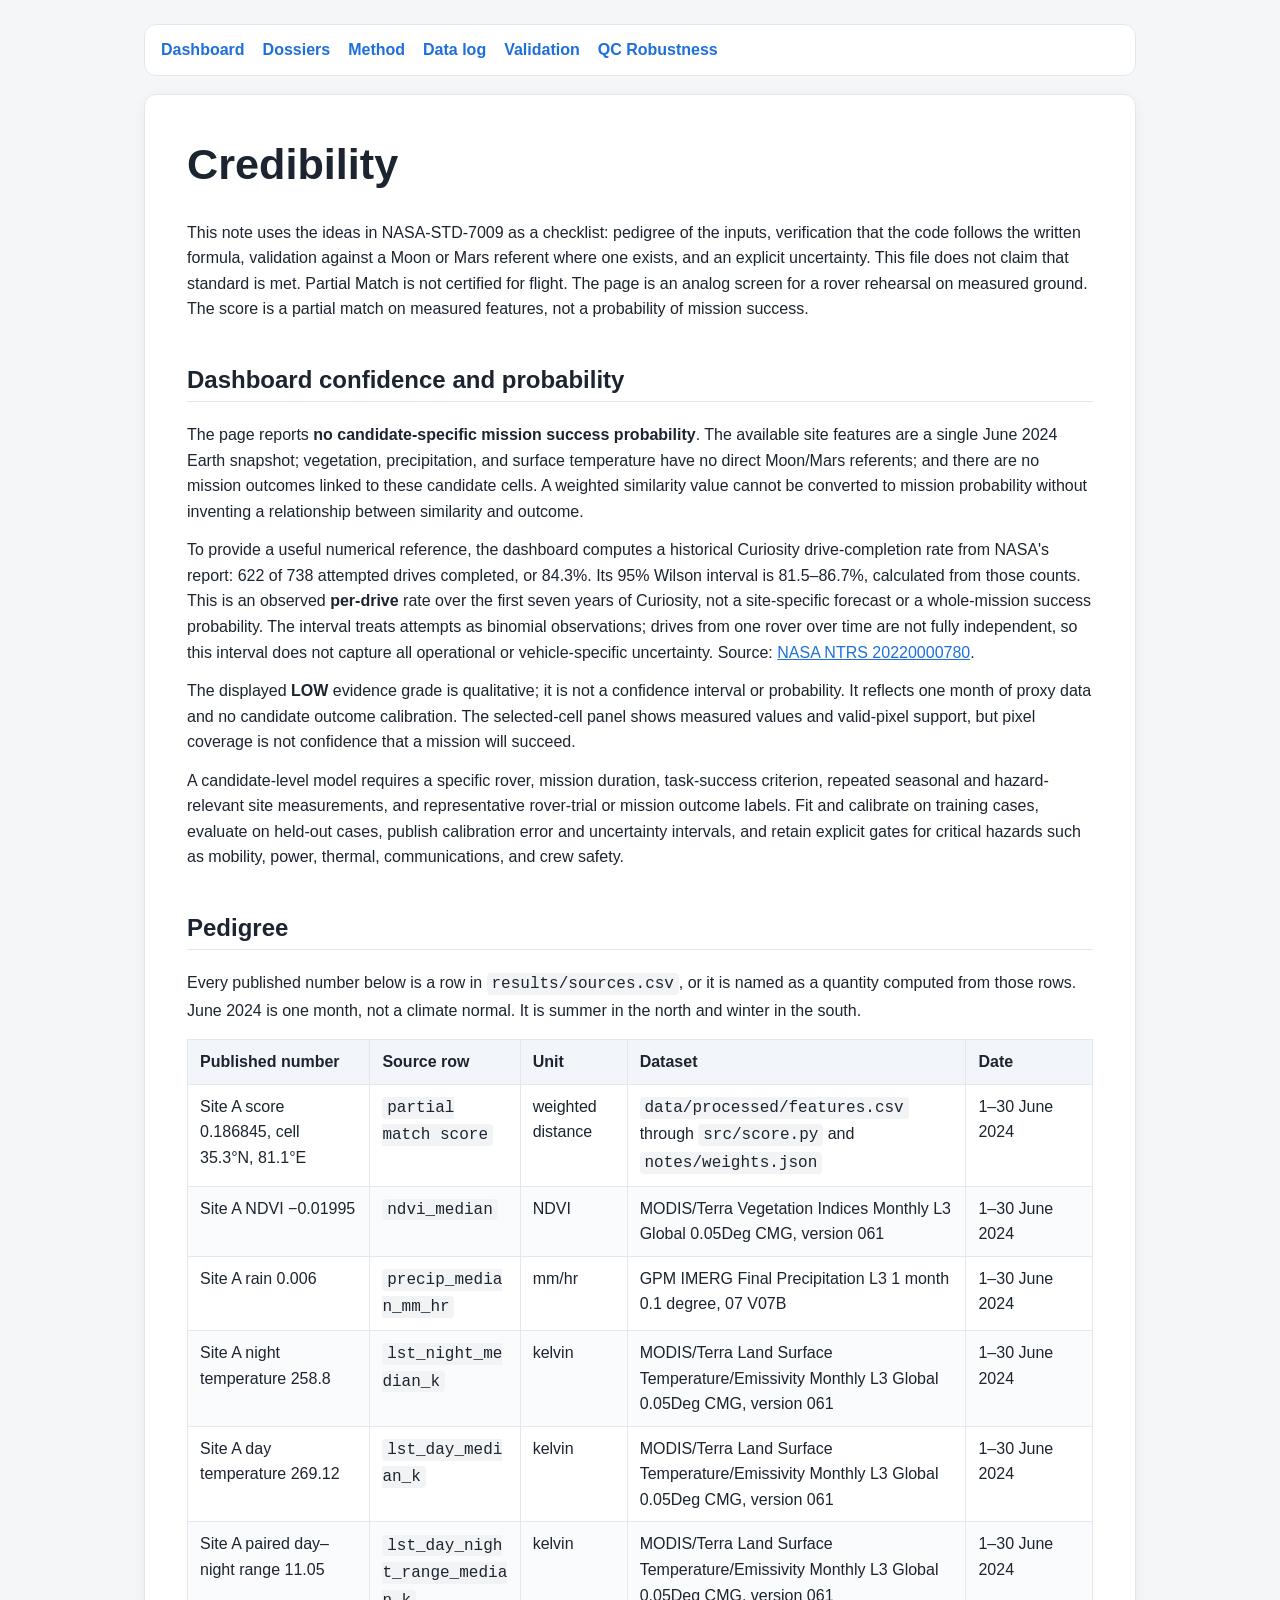
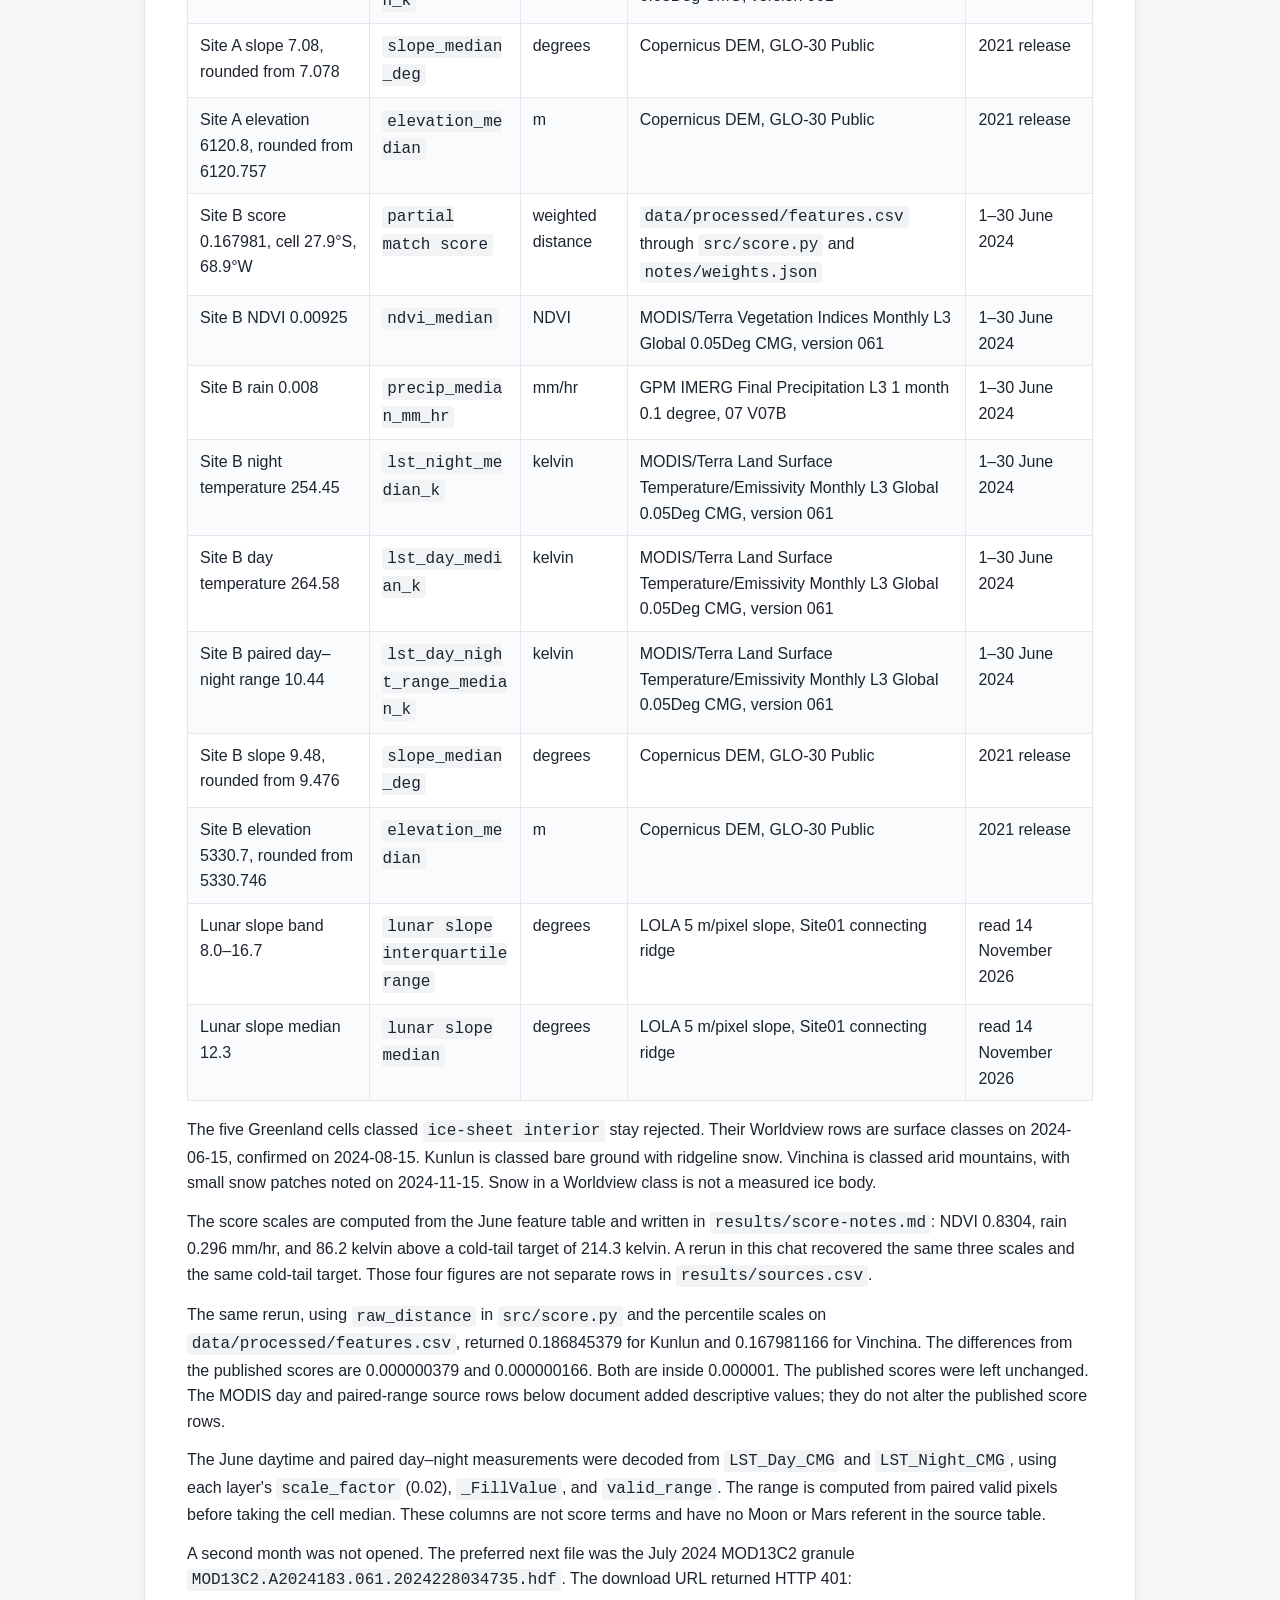
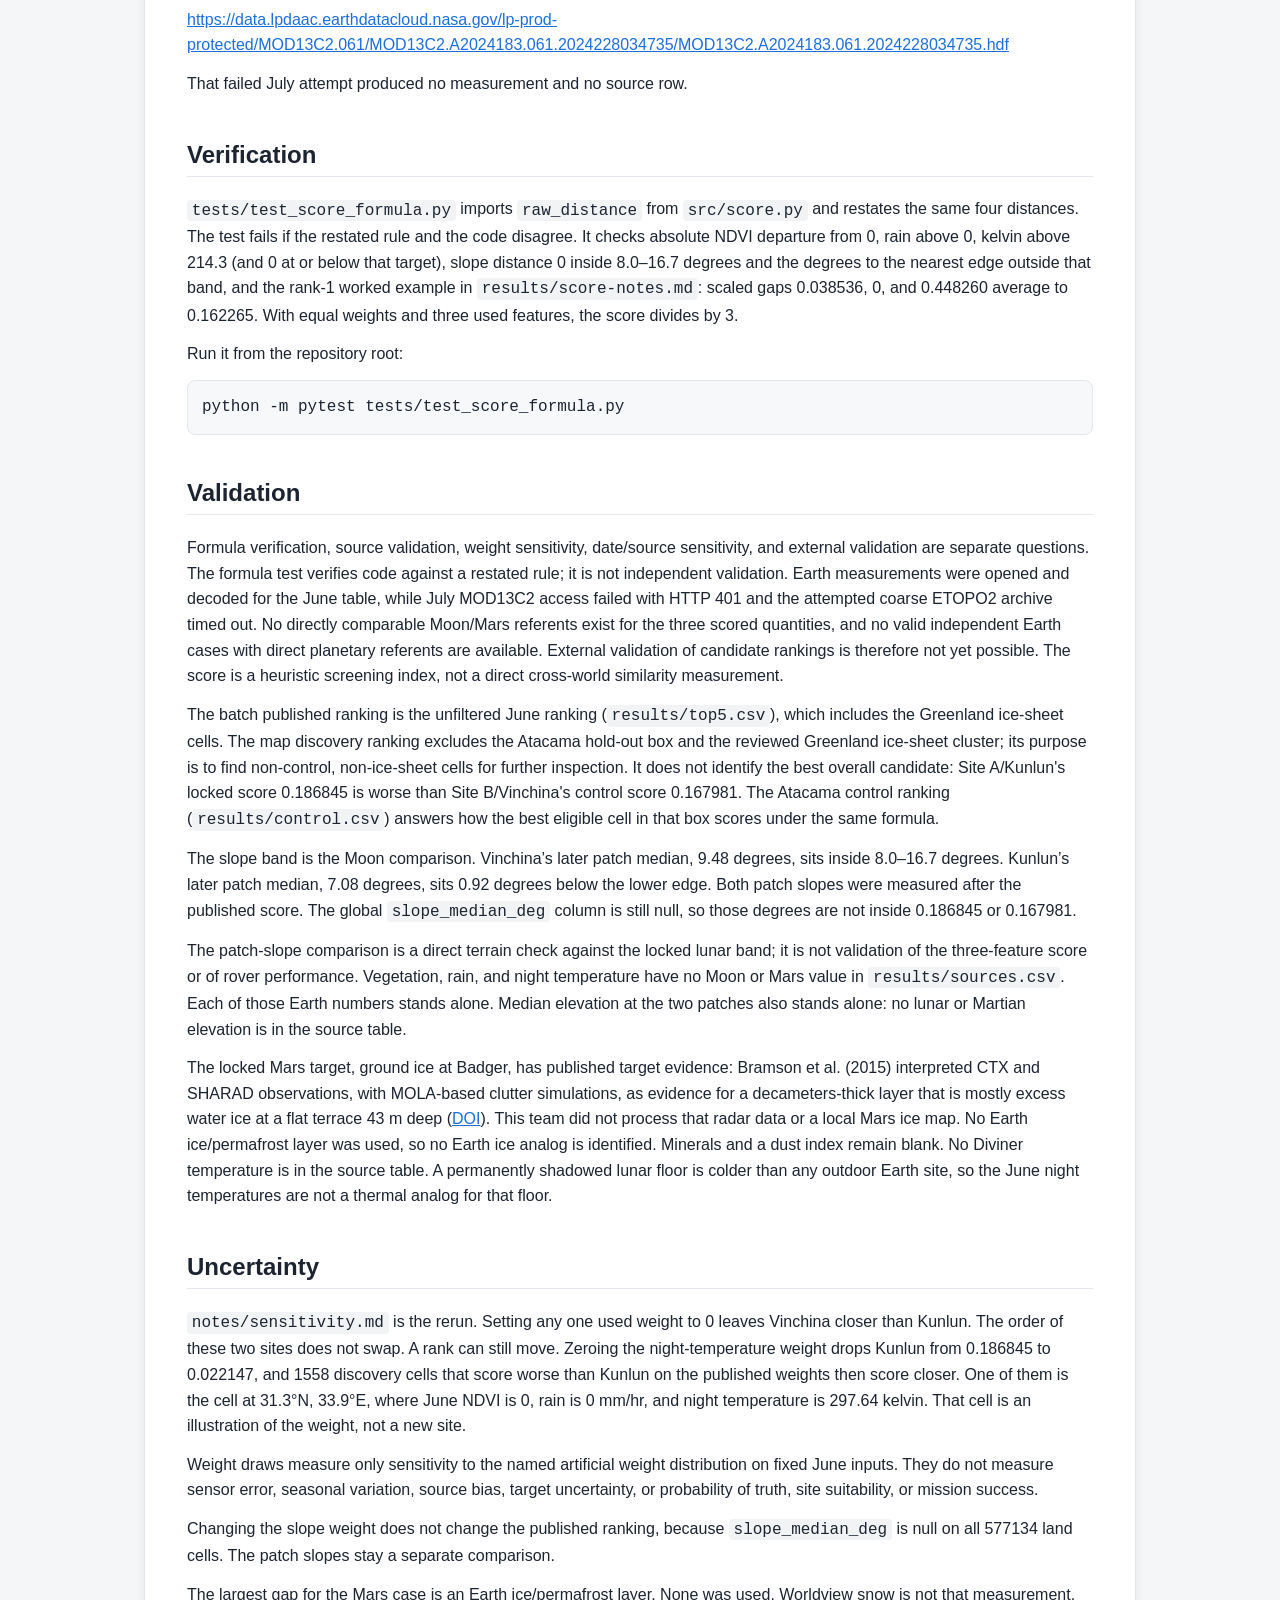
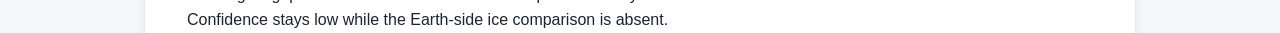
<file: notes/credibility.html>
<!doctype html>
<html lang="en">
<head>
  <meta charset="utf-8">
  <meta name="viewport" content="width=device-width, initial-scale=1">
  <title>Partial Match — Validation</title>
  <link rel="stylesheet" href="../web/evidence.css">
</head>
<body>
  <nav class="evidence-nav" aria-label="Evidence pages">
    <a href="../web/index.html">Dashboard</a>
    <a href="../results/RESULTS.html">Dossiers</a>
    <a href="../results/score-notes.html">Method</a>
    <a href="../notes/data-log.html">Data log</a>
    <a href="../notes/credibility.html">Validation</a>
    <a href="qc-robustness.html">QC Robustness</a>
  </nav>
  <main>
    <h1 id="credibility">Credibility</h1>
    <p>This note uses the ideas in NASA-STD-7009 as a checklist:
    pedigree of the inputs, verification that the code follows the
    written formula, validation against a Moon or Mars referent where
    one exists, and an explicit uncertainty. This file does not claim
    that standard is met. Partial Match is not certified for flight. The
    page is an analog screen for a rover rehearsal on measured ground.
    The score is a partial match on measured features, not a probability
    of mission success.</p>
    <h2 id="dashboard-confidence-and-probability">Dashboard confidence
    and probability</h2>
    <p>The page reports <strong>no candidate-specific mission success
    probability</strong>. The available site features are a single June
    2024 Earth snapshot; vegetation, precipitation, and surface
    temperature have no direct Moon/Mars referents; and there are no
    mission outcomes linked to these candidate cells. A weighted
    similarity value cannot be converted to mission probability without
    inventing a relationship between similarity and outcome.</p>
    <p>To provide a useful numerical reference, the dashboard computes a
    historical Curiosity drive-completion rate from NASA's report: 622
    of 738 attempted drives completed, or 84.3%. Its 95% Wilson interval
    is 81.5–86.7%, calculated from those counts. This is an observed
    <strong>per-drive</strong> rate over the first seven years of
    Curiosity, not a site-specific forecast or a whole-mission success
    probability. The interval treats attempts as binomial observations;
    drives from one rover over time are not fully independent, so this
    interval does not capture all operational or vehicle-specific
    uncertainty. Source: <a
    href="https://ntrs.nasa.gov/citations/20220000780">NASA NTRS
    20220000780</a>.</p>
    <p>The displayed <strong>LOW</strong> evidence grade is qualitative;
    it is not a confidence interval or probability. It reflects one
    month of proxy data and no candidate outcome calibration. The
    selected-cell panel shows measured values and valid-pixel support,
    but pixel coverage is not confidence that a mission will
    succeed.</p>
    <p>A candidate-level model requires a specific rover, mission
    duration, task-success criterion, repeated seasonal and
    hazard-relevant site measurements, and representative rover-trial or
    mission outcome labels. Fit and calibrate on training cases,
    evaluate on held-out cases, publish calibration error and
    uncertainty intervals, and retain explicit gates for critical
    hazards such as mobility, power, thermal, communications, and crew
    safety.</p>
    <h2 id="pedigree">Pedigree</h2>
    <p>Every published number below is a row in
    <code>results/sources.csv</code>, or it is named as a quantity
    computed from those rows. June 2024 is one month, not a climate
    normal. It is summer in the north and winter in the south.</p>
    <table>
    <thead>
    <tr>
    <th>Published number</th>
    <th>Source row</th>
    <th>Unit</th>
    <th>Dataset</th>
    <th>Date</th>
    </tr>
    </thead>
    <tbody>
    <tr>
    <td>Site A score 0.186845, cell 35.3°N, 81.1°E</td>
    <td><code>partial match score</code></td>
    <td>weighted distance</td>
    <td><code>data/processed/features.csv</code> through
    <code>src/score.py</code> and <code>notes/weights.json</code></td>
    <td>1–30 June 2024</td>
    </tr>
    <tr>
    <td>Site A NDVI −0.01995</td>
    <td><code>ndvi_median</code></td>
    <td>NDVI</td>
    <td>MODIS/Terra Vegetation Indices Monthly L3 Global 0.05Deg CMG,
    version 061</td>
    <td>1–30 June 2024</td>
    </tr>
    <tr>
    <td>Site A rain 0.006</td>
    <td><code>precip_median_mm_hr</code></td>
    <td>mm/hr</td>
    <td>GPM IMERG Final Precipitation L3 1 month 0.1 degree, 07
    V07B</td>
    <td>1–30 June 2024</td>
    </tr>
    <tr>
    <td>Site A night temperature 258.8</td>
    <td><code>lst_night_median_k</code></td>
    <td>kelvin</td>
    <td>MODIS/Terra Land Surface Temperature/Emissivity Monthly L3
    Global 0.05Deg CMG, version 061</td>
    <td>1–30 June 2024</td>
    </tr>
    <tr>
    <td>Site A day temperature 269.12</td>
    <td><code>lst_day_median_k</code></td>
    <td>kelvin</td>
    <td>MODIS/Terra Land Surface Temperature/Emissivity Monthly L3
    Global 0.05Deg CMG, version 061</td>
    <td>1–30 June 2024</td>
    </tr>
    <tr>
    <td>Site A paired day–night range 11.05</td>
    <td><code>lst_day_night_range_median_k</code></td>
    <td>kelvin</td>
    <td>MODIS/Terra Land Surface Temperature/Emissivity Monthly L3
    Global 0.05Deg CMG, version 061</td>
    <td>1–30 June 2024</td>
    </tr>
    <tr>
    <td>Site A slope 7.08, rounded from 7.078</td>
    <td><code>slope_median_deg</code></td>
    <td>degrees</td>
    <td>Copernicus DEM, GLO-30 Public</td>
    <td>2021 release</td>
    </tr>
    <tr>
    <td>Site A elevation 6120.8, rounded from 6120.757</td>
    <td><code>elevation_median</code></td>
    <td>m</td>
    <td>Copernicus DEM, GLO-30 Public</td>
    <td>2021 release</td>
    </tr>
    <tr>
    <td>Site B score 0.167981, cell 27.9°S, 68.9°W</td>
    <td><code>partial match score</code></td>
    <td>weighted distance</td>
    <td><code>data/processed/features.csv</code> through
    <code>src/score.py</code> and <code>notes/weights.json</code></td>
    <td>1–30 June 2024</td>
    </tr>
    <tr>
    <td>Site B NDVI 0.00925</td>
    <td><code>ndvi_median</code></td>
    <td>NDVI</td>
    <td>MODIS/Terra Vegetation Indices Monthly L3 Global 0.05Deg CMG,
    version 061</td>
    <td>1–30 June 2024</td>
    </tr>
    <tr>
    <td>Site B rain 0.008</td>
    <td><code>precip_median_mm_hr</code></td>
    <td>mm/hr</td>
    <td>GPM IMERG Final Precipitation L3 1 month 0.1 degree, 07
    V07B</td>
    <td>1–30 June 2024</td>
    </tr>
    <tr>
    <td>Site B night temperature 254.45</td>
    <td><code>lst_night_median_k</code></td>
    <td>kelvin</td>
    <td>MODIS/Terra Land Surface Temperature/Emissivity Monthly L3
    Global 0.05Deg CMG, version 061</td>
    <td>1–30 June 2024</td>
    </tr>
    <tr>
    <td>Site B day temperature 264.58</td>
    <td><code>lst_day_median_k</code></td>
    <td>kelvin</td>
    <td>MODIS/Terra Land Surface Temperature/Emissivity Monthly L3
    Global 0.05Deg CMG, version 061</td>
    <td>1–30 June 2024</td>
    </tr>
    <tr>
    <td>Site B paired day–night range 10.44</td>
    <td><code>lst_day_night_range_median_k</code></td>
    <td>kelvin</td>
    <td>MODIS/Terra Land Surface Temperature/Emissivity Monthly L3
    Global 0.05Deg CMG, version 061</td>
    <td>1–30 June 2024</td>
    </tr>
    <tr>
    <td>Site B slope 9.48, rounded from 9.476</td>
    <td><code>slope_median_deg</code></td>
    <td>degrees</td>
    <td>Copernicus DEM, GLO-30 Public</td>
    <td>2021 release</td>
    </tr>
    <tr>
    <td>Site B elevation 5330.7, rounded from 5330.746</td>
    <td><code>elevation_median</code></td>
    <td>m</td>
    <td>Copernicus DEM, GLO-30 Public</td>
    <td>2021 release</td>
    </tr>
    <tr>
    <td>Lunar slope band 8.0–16.7</td>
    <td><code>lunar slope interquartile range</code></td>
    <td>degrees</td>
    <td>LOLA 5 m/pixel slope, Site01 connecting ridge</td>
    <td>read 14 November 2026</td>
    </tr>
    <tr>
    <td>Lunar slope median 12.3</td>
    <td><code>lunar slope median</code></td>
    <td>degrees</td>
    <td>LOLA 5 m/pixel slope, Site01 connecting ridge</td>
    <td>read 14 November 2026</td>
    </tr>
    </tbody>
    </table>
    <p>The five Greenland cells classed <code>ice-sheet interior</code>
    stay rejected. Their Worldview rows are surface classes on
    2024-06-15, confirmed on 2024-08-15. Kunlun is classed bare ground
    with ridgeline snow. Vinchina is classed arid mountains, with small
    snow patches noted on 2024-11-15. Snow in a Worldview class is not a
    measured ice body.</p>
    <p>The score scales are computed from the June feature table and
    written in <code>results/score-notes.md</code>: NDVI 0.8304, rain
    0.296 mm/hr, and 86.2 kelvin above a cold-tail target of 214.3
    kelvin. A rerun in this chat recovered the same three scales and the
    same cold-tail target. Those four figures are not separate rows in
    <code>results/sources.csv</code>.</p>
    <p>The same rerun, using <code>raw_distance</code> in
    <code>src/score.py</code> and the percentile scales on
    <code>data/processed/features.csv</code>, returned 0.186845379 for
    Kunlun and 0.167981166 for Vinchina. The differences from the
    published scores are 0.000000379 and 0.000000166. Both are inside
    0.000001. The published scores were left unchanged. The MODIS day
    and paired-range source rows below document added descriptive
    values; they do not alter the published score rows.</p>
    <p>The June daytime and paired day–night measurements were decoded
    from <code>LST_Day_CMG</code> and <code>LST_Night_CMG</code>, using
    each layer's <code>scale_factor</code> (0.02),
    <code>_FillValue</code>, and <code>valid_range</code>. The range is
    computed from paired valid pixels before taking the cell median.
    These columns are not score terms and have no Moon or Mars referent
    in the source table.</p>
    <p>A second month was not opened. The preferred next file was the
    July 2024 MOD13C2 granule
    <code>MOD13C2.A2024183.061.2024228034735.hdf</code>. The download
    URL returned HTTP 401:</p>
    <p><a
    href="https://data.lpdaac.earthdatacloud.nasa.gov/lp-prod-protected/MOD13C2.061/MOD13C2.A2024183.061.2024228034735/MOD13C2.A2024183.061.2024228034735.hdf">https://data.lpdaac.earthdatacloud.nasa.gov/lp-prod-protected/MOD13C2.061/MOD13C2.A2024183.061.2024228034735/MOD13C2.A2024183.061.2024228034735.hdf</a></p>
    <p>That failed July attempt produced no measurement and no source
    row.</p>
    <h2 id="verification">Verification</h2>
    <p><code>tests/test_score_formula.py</code> imports
    <code>raw_distance</code> from <code>src/score.py</code> and
    restates the same four distances. The test fails if the restated
    rule and the code disagree. It checks absolute NDVI departure from
    0, rain above 0, kelvin above 214.3 (and 0 at or below that target),
    slope distance 0 inside 8.0–16.7 degrees and the degrees to the
    nearest edge outside that band, and the rank-1 worked example in
    <code>results/score-notes.md</code>: scaled gaps 0.038536, 0, and
    0.448260 average to 0.162265. With equal weights and three used
    features, the score divides by 3.</p>
    <p>Run it from the repository root:</p>
    <pre><code>python -m pytest tests/test_score_formula.py</code></pre>
    <h2 id="validation">Validation</h2>
    <p>Formula verification, source validation, weight sensitivity,
    date/source sensitivity, and external validation are separate
    questions. The formula test verifies code against a restated rule;
    it is not independent validation. Earth measurements were opened and
    decoded for the June table, while July MOD13C2 access failed with
    HTTP 401 and the attempted coarse ETOPO2 archive timed out. No
    directly comparable Moon/Mars referents exist for the three scored
    quantities, and no valid independent Earth cases with direct
    planetary referents are available. External validation of candidate
    rankings is therefore not yet possible. The score is a heuristic
    screening index, not a direct cross-world similarity
    measurement.</p>
    <p>The batch published ranking is the unfiltered June ranking
    (<code>results/top5.csv</code>), which includes the Greenland
    ice-sheet cells. The map discovery ranking excludes the Atacama
    hold-out box and the reviewed Greenland ice-sheet cluster; its
    purpose is to find non-control, non-ice-sheet cells for further
    inspection. It does not identify the best overall candidate: Site
    A/Kunlun's locked score 0.186845 is worse than Site B/Vinchina's
    control score 0.167981. The Atacama control ranking
    (<code>results/control.csv</code>) answers how the best eligible
    cell in that box scores under the same formula.</p>
    <p>The slope band is the Moon comparison. Vinchina’s later patch
    median, 9.48 degrees, sits inside 8.0–16.7 degrees. Kunlun’s later
    patch median, 7.08 degrees, sits 0.92 degrees below the lower edge.
    Both patch slopes were measured after the published score. The
    global <code>slope_median_deg</code> column is still null, so those
    degrees are not inside 0.186845 or 0.167981.</p>
    <p>The patch-slope comparison is a direct terrain check against the
    locked lunar band; it is not validation of the three-feature score
    or of rover performance. Vegetation, rain, and night temperature
    have no Moon or Mars value in <code>results/sources.csv</code>. Each
    of those Earth numbers stands alone. Median elevation at the two
    patches also stands alone: no lunar or Martian elevation is in the
    source table.</p>
    <p>The locked Mars target, ground ice at Badger, has published
    target evidence: Bramson et al. (2015) interpreted CTX and SHARAD
    observations, with MOLA-based clutter simulations, as evidence for a
    decameters-thick layer that is mostly excess water ice at a flat
    terrace 43 m deep (<a
    href="https://doi.org/10.1002/2015GL064844">DOI</a>). This team did
    not process that radar data or a local Mars ice map. No Earth
    ice/permafrost layer was used, so no Earth ice analog is identified.
    Minerals and a dust index remain blank. No Diviner temperature is in
    the source table. A permanently shadowed lunar floor is colder than
    any outdoor Earth site, so the June night temperatures are not a
    thermal analog for that floor.</p>
    <h2 id="uncertainty">Uncertainty</h2>
    <p><code>notes/sensitivity.md</code> is the rerun. Setting any one
    used weight to 0 leaves Vinchina closer than Kunlun. The order of
    these two sites does not swap. A rank can still move. Zeroing the
    night-temperature weight drops Kunlun from 0.186845 to 0.022147, and
    1558 discovery cells that score worse than Kunlun on the published
    weights then score closer. One of them is the cell at 31.3°N,
    33.9°E, where June NDVI is 0, rain is 0 mm/hr, and night temperature
    is 297.64 kelvin. That cell is an illustration of the weight, not a
    new site.</p>
    <p>Weight draws measure only sensitivity to the named artificial
    weight distribution on fixed June inputs. They do not measure sensor
    error, seasonal variation, source bias, target uncertainty, or
    probability of truth, site suitability, or mission success.</p>
    <p>Changing the slope weight does not change the published ranking,
    because <code>slope_median_deg</code> is null on all 577134 land
    cells. The patch slopes stay a separate comparison.</p>
    <p>The largest gap for the Mars case is an Earth ice/permafrost
    layer. None was used. Worldview snow is not that measurement.
    Confidence stays low while the Earth-side ice comparison is
    absent.</p>
  </main>
</body>
</html>
</file>
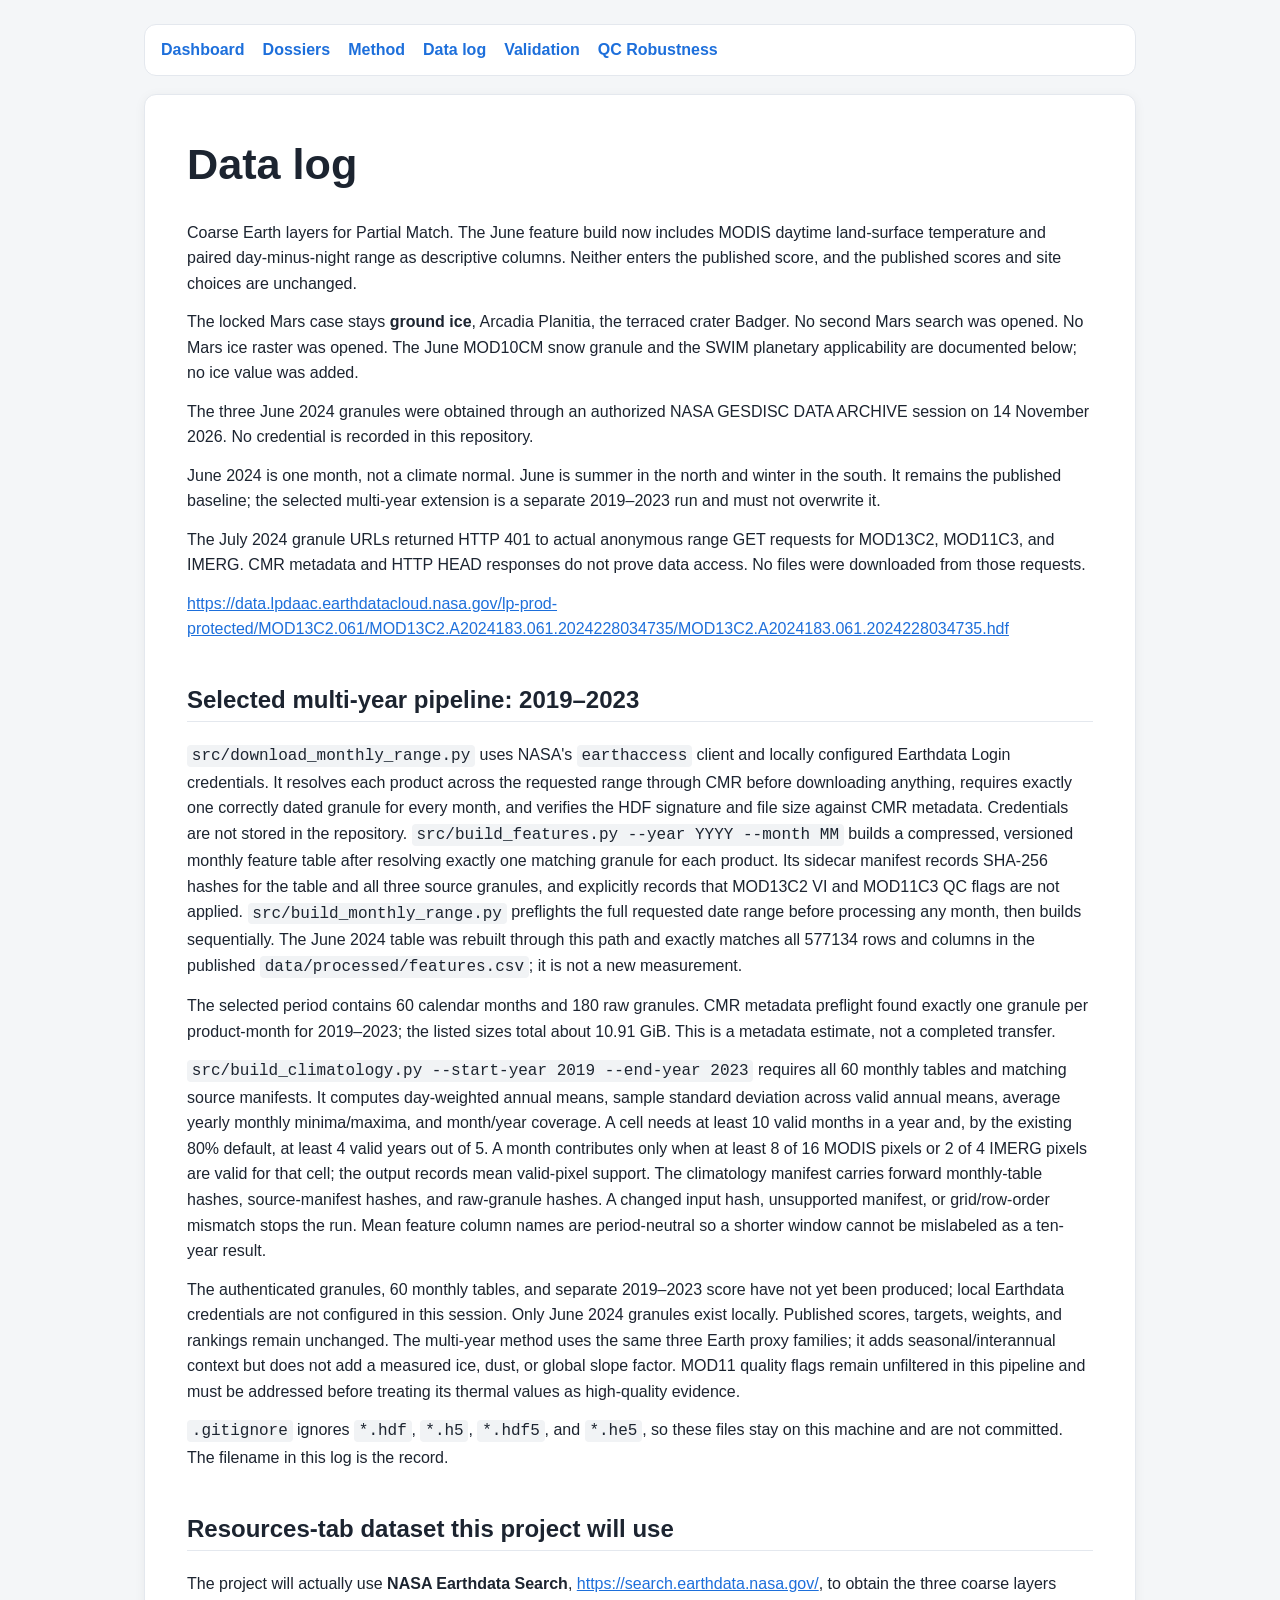
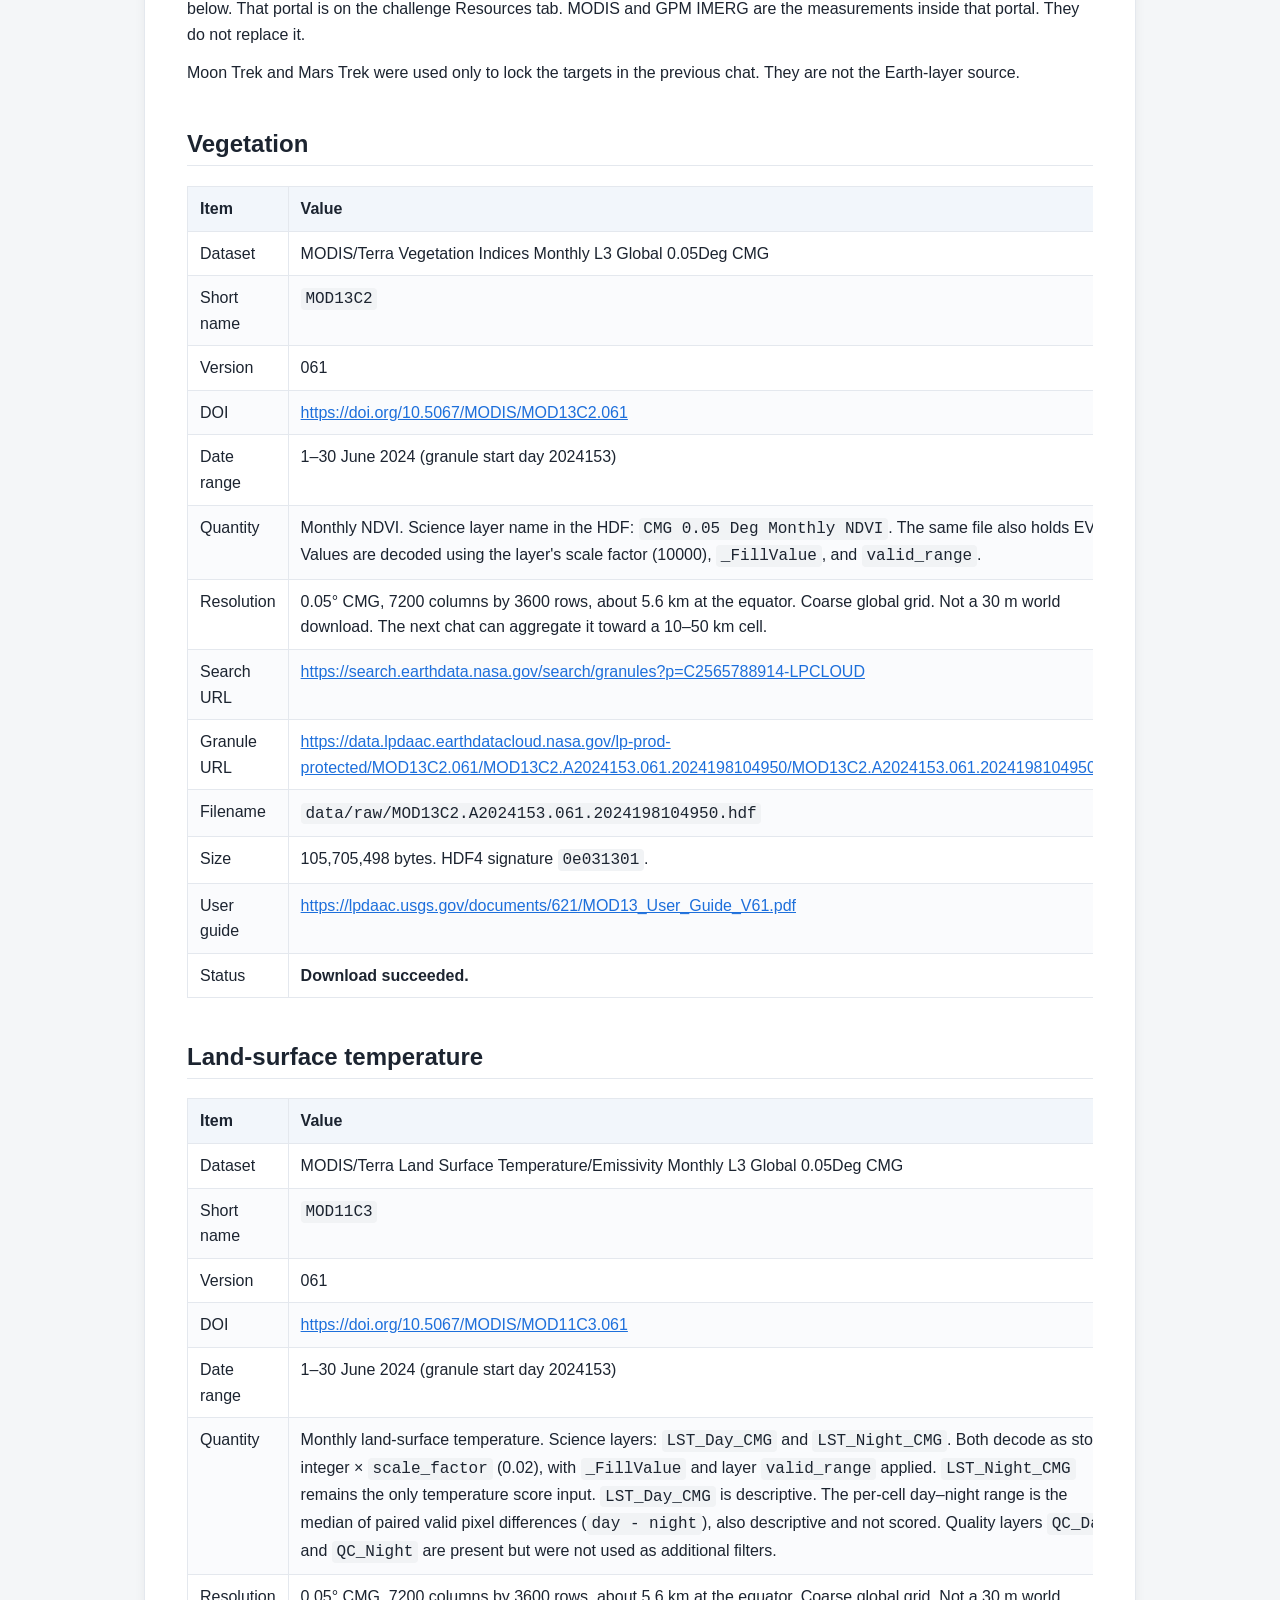
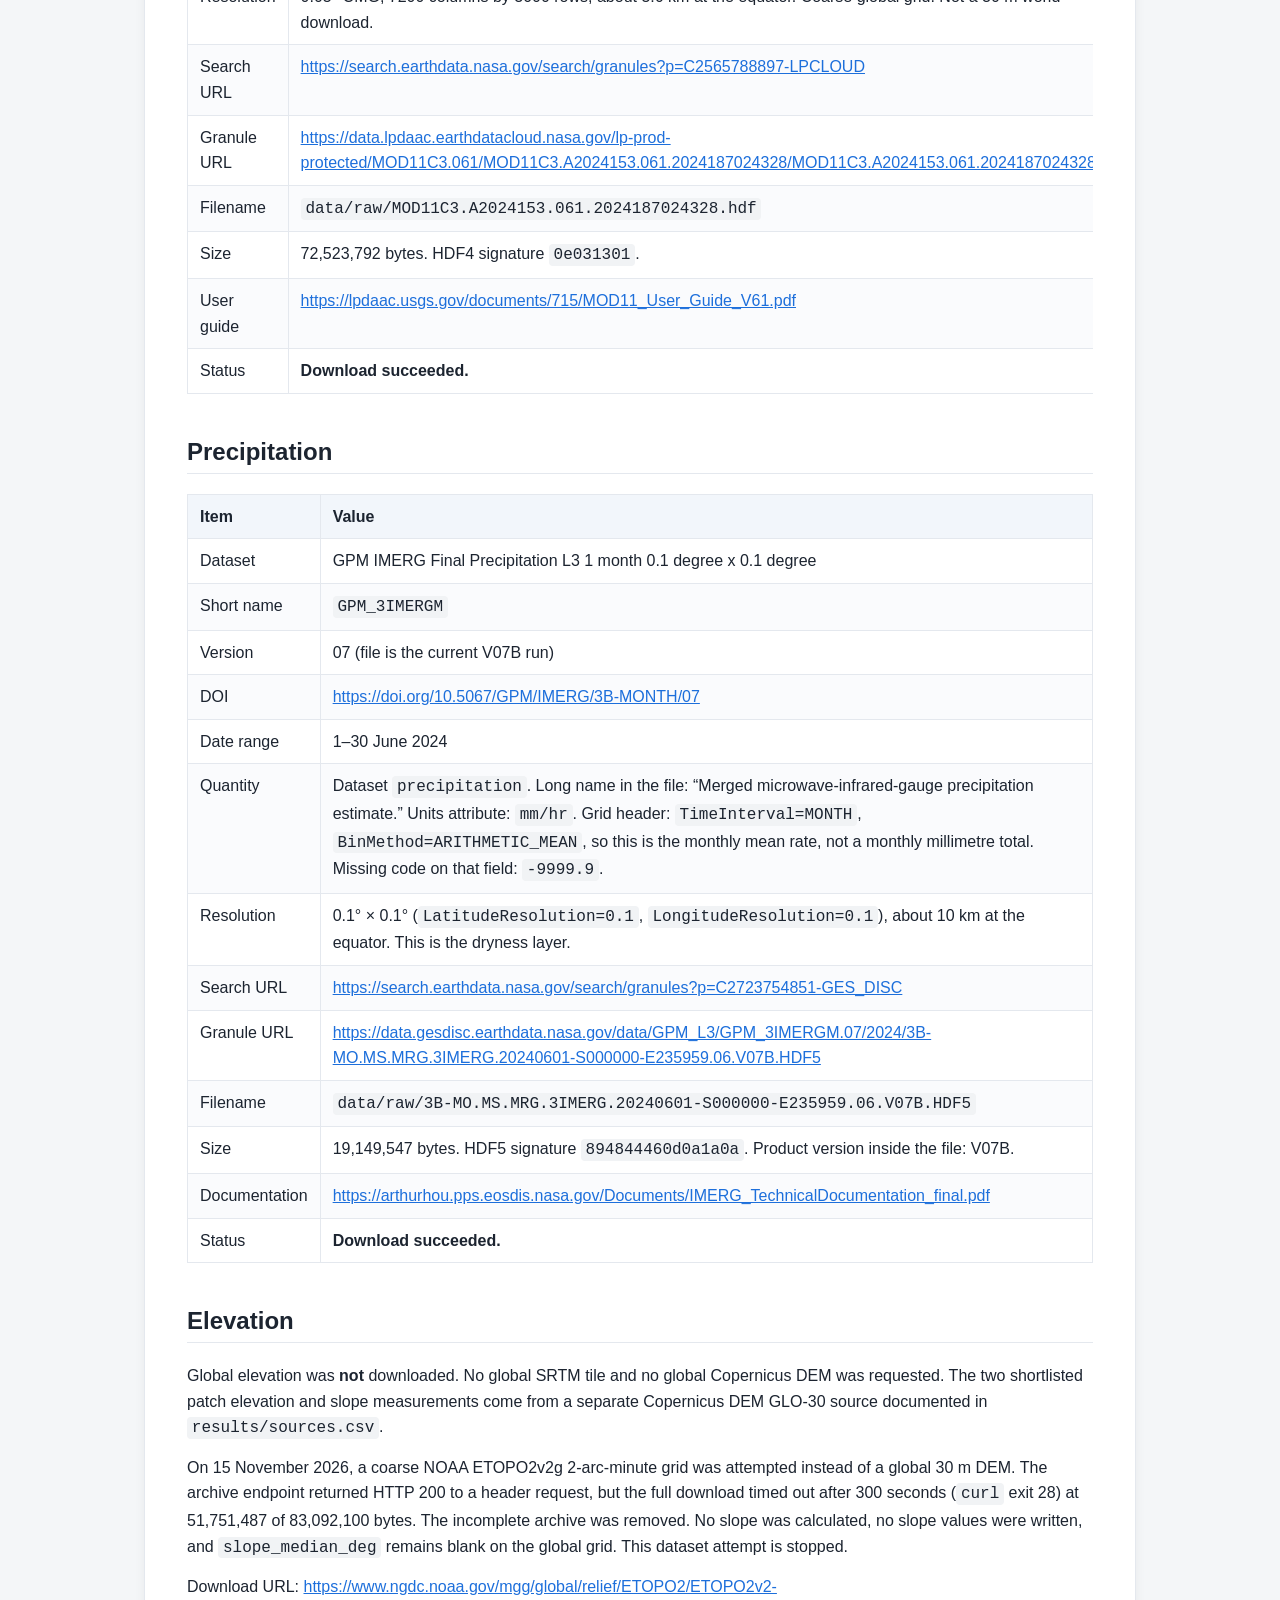
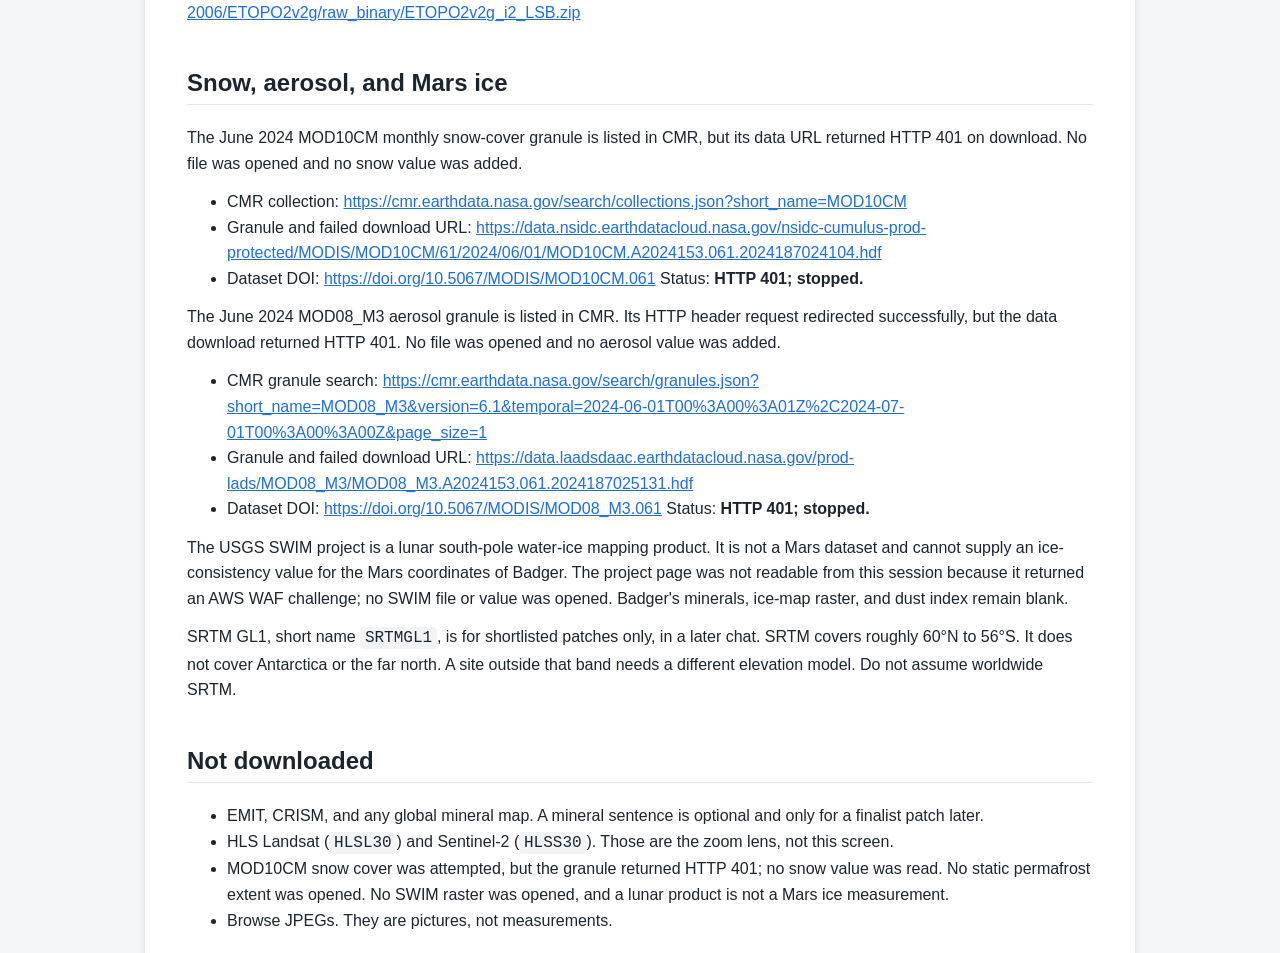
<file: notes/data-log.html>
<!doctype html>
<html lang="en">
<head>
  <meta charset="utf-8">
  <meta name="viewport" content="width=device-width, initial-scale=1">
  <title>Partial Match — Data log</title>
  <link rel="stylesheet" href="../web/evidence.css">
</head>
<body>
  <nav class="evidence-nav" aria-label="Evidence pages">
    <a href="../web/index.html">Dashboard</a>
    <a href="../results/RESULTS.html">Dossiers</a>
    <a href="../results/score-notes.html">Method</a>
    <a href="../notes/data-log.html">Data log</a>
    <a href="../notes/credibility.html">Validation</a>
    <a href="qc-robustness.html">QC Robustness</a>
  </nav>
  <main>
    <h1 id="data-log">Data log</h1>
    <p>Coarse Earth layers for Partial Match. The June feature build now
    includes MODIS daytime land-surface temperature and paired
    day-minus-night range as descriptive columns. Neither enters the
    published score, and the published scores and site choices are
    unchanged.</p>
    <p>The locked Mars case stays <strong>ground ice</strong>, Arcadia
    Planitia, the terraced crater Badger. No second Mars search was
    opened. No Mars ice raster was opened. The June MOD10CM snow granule
    and the SWIM planetary applicability are documented below; no ice
    value was added.</p>
    <p>The three June 2024 granules were obtained through an authorized
    NASA GESDISC DATA ARCHIVE session on 14 November 2026. No credential
    is recorded in this repository.</p>
    <p>June 2024 is one month, not a climate normal. June is summer in
    the north and winter in the south. It remains the published
    baseline; the selected multi-year extension is a separate 2019–2023
    run and must not overwrite it.</p>
    <p>The July 2024 granule URLs returned HTTP 401 to actual anonymous
    range GET requests for MOD13C2, MOD11C3, and IMERG. CMR metadata and
    HTTP HEAD responses do not prove data access. No files were
    downloaded from those requests.</p>
    <p><a
    href="https://data.lpdaac.earthdatacloud.nasa.gov/lp-prod-protected/MOD13C2.061/MOD13C2.A2024183.061.2024228034735/MOD13C2.A2024183.061.2024228034735.hdf">https://data.lpdaac.earthdatacloud.nasa.gov/lp-prod-protected/MOD13C2.061/MOD13C2.A2024183.061.2024228034735/MOD13C2.A2024183.061.2024228034735.hdf</a></p>
    <h2 id="selected-multi-year-pipeline-20192023">Selected multi-year
    pipeline: 2019–2023</h2>
    <p><code>src/download_monthly_range.py</code> uses NASA's
    <code>earthaccess</code> client and locally configured Earthdata
    Login credentials. It resolves each product across the requested
    range through CMR before downloading anything, requires exactly one
    correctly dated granule for every month, and verifies the HDF
    signature and file size against CMR metadata. Credentials are not
    stored in the repository.
    <code>src/build_features.py --year YYYY --month MM</code> builds a
    compressed, versioned monthly feature table after resolving exactly
    one matching granule for each product. Its sidecar manifest records
    SHA-256 hashes for the table and all three source granules, and
    explicitly records that MOD13C2 VI and MOD11C3 QC flags are not
    applied. <code>src/build_monthly_range.py</code> preflights the full
    requested date range before processing any month, then builds
    sequentially. The June 2024 table was rebuilt through this path and
    exactly matches all 577134 rows and columns in the published
    <code>data/processed/features.csv</code>; it is not a new
    measurement.</p>
    <p>The selected period contains 60 calendar months and 180 raw
    granules. CMR metadata preflight found exactly one granule per
    product-month for 2019–2023; the listed sizes total about 10.91 GiB.
    This is a metadata estimate, not a completed transfer.</p>
    <p><code>src/build_climatology.py --start-year 2019 --end-year 2023</code>
    requires all 60 monthly tables and matching source manifests. It
    computes day-weighted annual means, sample standard deviation across
    valid annual means, average yearly monthly minima/maxima, and
    month/year coverage. A cell needs at least 10 valid months in a year
    and, by the existing 80% default, at least 4 valid years out of 5. A
    month contributes only when at least 8 of 16 MODIS pixels or 2 of 4
    IMERG pixels are valid for that cell; the output records mean
    valid-pixel support. The climatology manifest carries forward
    monthly-table hashes, source-manifest hashes, and raw-granule
    hashes. A changed input hash, unsupported manifest, or
    grid/row-order mismatch stops the run. Mean feature column names are
    period-neutral so a shorter window cannot be mislabeled as a
    ten-year result.</p>
    <p>The authenticated granules, 60 monthly tables, and separate
    2019–2023 score have not yet been produced; local Earthdata
    credentials are not configured in this session. Only June 2024
    granules exist locally. Published scores, targets, weights, and
    rankings remain unchanged. The multi-year method uses the same three
    Earth proxy families; it adds seasonal/interannual context but does
    not add a measured ice, dust, or global slope factor. MOD11 quality
    flags remain unfiltered in this pipeline and must be addressed
    before treating its thermal values as high-quality evidence.</p>
    <p><code>.gitignore</code> ignores <code>*.hdf</code>,
    <code>*.h5</code>, <code>*.hdf5</code>, and <code>*.he5</code>, so
    these files stay on this machine and are not committed. The filename
    in this log is the record.</p>
    <h2 id="resources-tab-dataset-this-project-will-use">Resources-tab
    dataset this project will use</h2>
    <p>The project will actually use <strong>NASA Earthdata
    Search</strong>, <a
    href="https://search.earthdata.nasa.gov/">https://search.earthdata.nasa.gov/</a>,
    to obtain the three coarse layers below. That portal is on the
    challenge Resources tab. MODIS and GPM IMERG are the measurements
    inside that portal. They do not replace it.</p>
    <p>Moon Trek and Mars Trek were used only to lock the targets in the
    previous chat. They are not the Earth-layer source.</p>
    <h2 id="vegetation">Vegetation</h2>
    <table>
    <thead>
    <tr>
    <th>Item</th>
    <th>Value</th>
    </tr>
    </thead>
    <tbody>
    <tr>
    <td>Dataset</td>
    <td>MODIS/Terra Vegetation Indices Monthly L3 Global 0.05Deg
    CMG</td>
    </tr>
    <tr>
    <td>Short name</td>
    <td><code>MOD13C2</code></td>
    </tr>
    <tr>
    <td>Version</td>
    <td>061</td>
    </tr>
    <tr>
    <td>DOI</td>
    <td><a
    href="https://doi.org/10.5067/MODIS/MOD13C2.061">https://doi.org/10.5067/MODIS/MOD13C2.061</a></td>
    </tr>
    <tr>
    <td>Date range</td>
    <td>1–30 June 2024 (granule start day 2024153)</td>
    </tr>
    <tr>
    <td>Quantity</td>
    <td>Monthly NDVI. Science layer name in the HDF:
    <code>CMG 0.05 Deg Monthly NDVI</code>. The same file also holds
    EVI. Values are decoded using the layer's scale factor (10000),
    <code>_FillValue</code>, and <code>valid_range</code>.</td>
    </tr>
    <tr>
    <td>Resolution</td>
    <td>0.05° CMG, 7200 columns by 3600 rows, about 5.6 km at the
    equator. Coarse global grid. Not a 30 m world download. The next
    chat can aggregate it toward a 10–50 km cell.</td>
    </tr>
    <tr>
    <td>Search URL</td>
    <td><a
    href="https://search.earthdata.nasa.gov/search/granules?p=C2565788914-LPCLOUD">https://search.earthdata.nasa.gov/search/granules?p=C2565788914-LPCLOUD</a></td>
    </tr>
    <tr>
    <td>Granule URL</td>
    <td><a
    href="https://data.lpdaac.earthdatacloud.nasa.gov/lp-prod-protected/MOD13C2.061/MOD13C2.A2024153.061.2024198104950/MOD13C2.A2024153.061.2024198104950.hdf">https://data.lpdaac.earthdatacloud.nasa.gov/lp-prod-protected/MOD13C2.061/MOD13C2.A2024153.061.2024198104950/MOD13C2.A2024153.061.2024198104950.hdf</a></td>
    </tr>
    <tr>
    <td>Filename</td>
    <td><code>data/raw/MOD13C2.A2024153.061.2024198104950.hdf</code></td>
    </tr>
    <tr>
    <td>Size</td>
    <td>105,705,498 bytes. HDF4 signature <code>0e031301</code>.</td>
    </tr>
    <tr>
    <td>User guide</td>
    <td><a
    href="https://lpdaac.usgs.gov/documents/621/MOD13_User_Guide_V61.pdf">https://lpdaac.usgs.gov/documents/621/MOD13_User_Guide_V61.pdf</a></td>
    </tr>
    <tr>
    <td>Status</td>
    <td><strong>Download succeeded.</strong></td>
    </tr>
    </tbody>
    </table>
    <h2 id="land-surface-temperature">Land-surface temperature</h2>
    <table>
    <thead>
    <tr>
    <th>Item</th>
    <th>Value</th>
    </tr>
    </thead>
    <tbody>
    <tr>
    <td>Dataset</td>
    <td>MODIS/Terra Land Surface Temperature/Emissivity Monthly L3
    Global 0.05Deg CMG</td>
    </tr>
    <tr>
    <td>Short name</td>
    <td><code>MOD11C3</code></td>
    </tr>
    <tr>
    <td>Version</td>
    <td>061</td>
    </tr>
    <tr>
    <td>DOI</td>
    <td><a
    href="https://doi.org/10.5067/MODIS/MOD11C3.061">https://doi.org/10.5067/MODIS/MOD11C3.061</a></td>
    </tr>
    <tr>
    <td>Date range</td>
    <td>1–30 June 2024 (granule start day 2024153)</td>
    </tr>
    <tr>
    <td>Quantity</td>
    <td>Monthly land-surface temperature. Science layers:
    <code>LST_Day_CMG</code> and <code>LST_Night_CMG</code>. Both decode
    as stored integer × <code>scale_factor</code> (0.02), with
    <code>_FillValue</code> and layer <code>valid_range</code> applied.
    <code>LST_Night_CMG</code> remains the only temperature score input.
    <code>LST_Day_CMG</code> is descriptive. The per-cell day–night
    range is the median of paired valid pixel differences
    (<code>day - night</code>), also descriptive and not scored. Quality
    layers <code>QC_Day</code> and <code>QC_Night</code> are present but
    were not used as additional filters.</td>
    </tr>
    <tr>
    <td>Resolution</td>
    <td>0.05° CMG, 7200 columns by 3600 rows, about 5.6 km at the
    equator. Coarse global grid. Not a 30 m world download.</td>
    </tr>
    <tr>
    <td>Search URL</td>
    <td><a
    href="https://search.earthdata.nasa.gov/search/granules?p=C2565788897-LPCLOUD">https://search.earthdata.nasa.gov/search/granules?p=C2565788897-LPCLOUD</a></td>
    </tr>
    <tr>
    <td>Granule URL</td>
    <td><a
    href="https://data.lpdaac.earthdatacloud.nasa.gov/lp-prod-protected/MOD11C3.061/MOD11C3.A2024153.061.2024187024328/MOD11C3.A2024153.061.2024187024328.hdf">https://data.lpdaac.earthdatacloud.nasa.gov/lp-prod-protected/MOD11C3.061/MOD11C3.A2024153.061.2024187024328/MOD11C3.A2024153.061.2024187024328.hdf</a></td>
    </tr>
    <tr>
    <td>Filename</td>
    <td><code>data/raw/MOD11C3.A2024153.061.2024187024328.hdf</code></td>
    </tr>
    <tr>
    <td>Size</td>
    <td>72,523,792 bytes. HDF4 signature <code>0e031301</code>.</td>
    </tr>
    <tr>
    <td>User guide</td>
    <td><a
    href="https://lpdaac.usgs.gov/documents/715/MOD11_User_Guide_V61.pdf">https://lpdaac.usgs.gov/documents/715/MOD11_User_Guide_V61.pdf</a></td>
    </tr>
    <tr>
    <td>Status</td>
    <td><strong>Download succeeded.</strong></td>
    </tr>
    </tbody>
    </table>
    <h2 id="precipitation">Precipitation</h2>
    <table>
    <thead>
    <tr>
    <th>Item</th>
    <th>Value</th>
    </tr>
    </thead>
    <tbody>
    <tr>
    <td>Dataset</td>
    <td>GPM IMERG Final Precipitation L3 1 month 0.1 degree x 0.1
    degree</td>
    </tr>
    <tr>
    <td>Short name</td>
    <td><code>GPM_3IMERGM</code></td>
    </tr>
    <tr>
    <td>Version</td>
    <td>07 (file is the current V07B run)</td>
    </tr>
    <tr>
    <td>DOI</td>
    <td><a
    href="https://doi.org/10.5067/GPM/IMERG/3B-MONTH/07">https://doi.org/10.5067/GPM/IMERG/3B-MONTH/07</a></td>
    </tr>
    <tr>
    <td>Date range</td>
    <td>1–30 June 2024</td>
    </tr>
    <tr>
    <td>Quantity</td>
    <td>Dataset <code>precipitation</code>. Long name in the file:
    “Merged microwave-infrared-gauge precipitation estimate.” Units
    attribute: <code>mm/hr</code>. Grid header:
    <code>TimeInterval=MONTH</code>,
    <code>BinMethod=ARITHMETIC_MEAN</code>, so this is the monthly mean
    rate, not a monthly millimetre total. Missing code on that field:
    <code>-9999.9</code>.</td>
    </tr>
    <tr>
    <td>Resolution</td>
    <td>0.1° × 0.1° (<code>LatitudeResolution=0.1</code>,
    <code>LongitudeResolution=0.1</code>), about 10 km at the equator.
    This is the dryness layer.</td>
    </tr>
    <tr>
    <td>Search URL</td>
    <td><a
    href="https://search.earthdata.nasa.gov/search/granules?p=C2723754851-GES_DISC">https://search.earthdata.nasa.gov/search/granules?p=C2723754851-GES_DISC</a></td>
    </tr>
    <tr>
    <td>Granule URL</td>
    <td><a
    href="https://data.gesdisc.earthdata.nasa.gov/data/GPM_L3/GPM_3IMERGM.07/2024/3B-MO.MS.MRG.3IMERG.20240601-S000000-E235959.06.V07B.HDF5">https://data.gesdisc.earthdata.nasa.gov/data/GPM_L3/GPM_3IMERGM.07/2024/3B-MO.MS.MRG.3IMERG.20240601-S000000-E235959.06.V07B.HDF5</a></td>
    </tr>
    <tr>
    <td>Filename</td>
    <td><code>data/raw/3B-MO.MS.MRG.3IMERG.20240601-S000000-E235959.06.V07B.HDF5</code></td>
    </tr>
    <tr>
    <td>Size</td>
    <td>19,149,547 bytes. HDF5 signature <code>894844460d0a1a0a</code>.
    Product version inside the file: V07B.</td>
    </tr>
    <tr>
    <td>Documentation</td>
    <td><a
    href="https://arthurhou.pps.eosdis.nasa.gov/Documents/IMERG_TechnicalDocumentation_final.pdf">https://arthurhou.pps.eosdis.nasa.gov/Documents/IMERG_TechnicalDocumentation_final.pdf</a></td>
    </tr>
    <tr>
    <td>Status</td>
    <td><strong>Download succeeded.</strong></td>
    </tr>
    </tbody>
    </table>
    <h2 id="elevation">Elevation</h2>
    <p>Global elevation was <strong>not</strong> downloaded. No global
    SRTM tile and no global Copernicus DEM was requested. The two
    shortlisted patch elevation and slope measurements come from a
    separate Copernicus DEM GLO-30 source documented in
    <code>results/sources.csv</code>.</p>
    <p>On 15 November 2026, a coarse NOAA ETOPO2v2g 2-arc-minute grid
    was attempted instead of a global 30 m DEM. The archive endpoint
    returned HTTP 200 to a header request, but the full download timed
    out after 300 seconds (<code>curl</code> exit 28) at 51,751,487 of
    83,092,100 bytes. The incomplete archive was removed. No slope was
    calculated, no slope values were written, and
    <code>slope_median_deg</code> remains blank on the global grid. This
    dataset attempt is stopped.</p>
    <p>Download URL: <a
    href="https://www.ngdc.noaa.gov/mgg/global/relief/ETOPO2/ETOPO2v2-2006/ETOPO2v2g/raw_binary/ETOPO2v2g_i2_LSB.zip">https://www.ngdc.noaa.gov/mgg/global/relief/ETOPO2/ETOPO2v2-2006/ETOPO2v2g/raw_binary/ETOPO2v2g_i2_LSB.zip</a></p>
    <h2 id="snow-aerosol-and-mars-ice">Snow, aerosol, and Mars ice</h2>
    <p>The June 2024 MOD10CM monthly snow-cover granule is listed in
    CMR, but its data URL returned HTTP 401 on download. No file was
    opened and no snow value was added.</p>
    <ul>
    <li>CMR collection: <a
    href="https://cmr.earthdata.nasa.gov/search/collections.json?short_name=MOD10CM">https://cmr.earthdata.nasa.gov/search/collections.json?short_name=MOD10CM</a></li>
    <li>Granule and failed download URL: <a
    href="https://data.nsidc.earthdatacloud.nasa.gov/nsidc-cumulus-prod-protected/MODIS/MOD10CM/61/2024/06/01/MOD10CM.A2024153.061.2024187024104.hdf">https://data.nsidc.earthdatacloud.nasa.gov/nsidc-cumulus-prod-protected/MODIS/MOD10CM/61/2024/06/01/MOD10CM.A2024153.061.2024187024104.hdf</a></li>
    <li>Dataset DOI: <a
    href="https://doi.org/10.5067/MODIS/MOD10CM.061">https://doi.org/10.5067/MODIS/MOD10CM.061</a>
    Status: <strong>HTTP 401; stopped.</strong></li>
    </ul>
    <p>The June 2024 MOD08_M3 aerosol granule is listed in CMR. Its HTTP
    header request redirected successfully, but the data download
    returned HTTP 401. No file was opened and no aerosol value was
    added.</p>
    <ul>
    <li>CMR granule search: <a
    href="https://cmr.earthdata.nasa.gov/search/granules.json?short_name=MOD08_M3&amp;version=6.1&amp;temporal=2024-06-01T00%3A00%3A01Z%2C2024-07-01T00%3A00%3A00Z&amp;page_size=1">https://cmr.earthdata.nasa.gov/search/granules.json?short_name=MOD08_M3&amp;version=6.1&amp;temporal=2024-06-01T00%3A00%3A01Z%2C2024-07-01T00%3A00%3A00Z&amp;page_size=1</a></li>
    <li>Granule and failed download URL: <a
    href="https://data.laadsdaac.earthdatacloud.nasa.gov/prod-lads/MOD08_M3/MOD08_M3.A2024153.061.2024187025131.hdf">https://data.laadsdaac.earthdatacloud.nasa.gov/prod-lads/MOD08_M3/MOD08_M3.A2024153.061.2024187025131.hdf</a></li>
    <li>Dataset DOI: <a
    href="https://doi.org/10.5067/MODIS/MOD08_M3.061">https://doi.org/10.5067/MODIS/MOD08_M3.061</a>
    Status: <strong>HTTP 401; stopped.</strong></li>
    </ul>
    <p>The USGS SWIM project is a lunar south-pole water-ice mapping
    product. It is not a Mars dataset and cannot supply an
    ice-consistency value for the Mars coordinates of Badger. The
    project page was not readable from this session because it returned
    an AWS WAF challenge; no SWIM file or value was opened. Badger's
    minerals, ice-map raster, and dust index remain blank.</p>
    <p>SRTM GL1, short name <code>SRTMGL1</code>, is for shortlisted
    patches only, in a later chat. SRTM covers roughly 60°N to 56°S. It
    does not cover Antarctica or the far north. A site outside that band
    needs a different elevation model. Do not assume worldwide SRTM.</p>
    <h2 id="not-downloaded">Not downloaded</h2>
    <ul>
    <li>EMIT, CRISM, and any global mineral map. A mineral sentence is
    optional and only for a finalist patch later.</li>
    <li>HLS Landsat (<code>HLSL30</code>) and Sentinel-2
    (<code>HLSS30</code>). Those are the zoom lens, not this
    screen.</li>
    <li>MOD10CM snow cover was attempted, but the granule returned HTTP
    401; no snow value was read. No static permafrost extent was opened.
    No SWIM raster was opened, and a lunar product is not a Mars ice
    measurement.</li>
    <li>Browse JPEGs. They are pictures, not measurements.</li>
    </ul>
  </main>
</body>
</html>
</file>
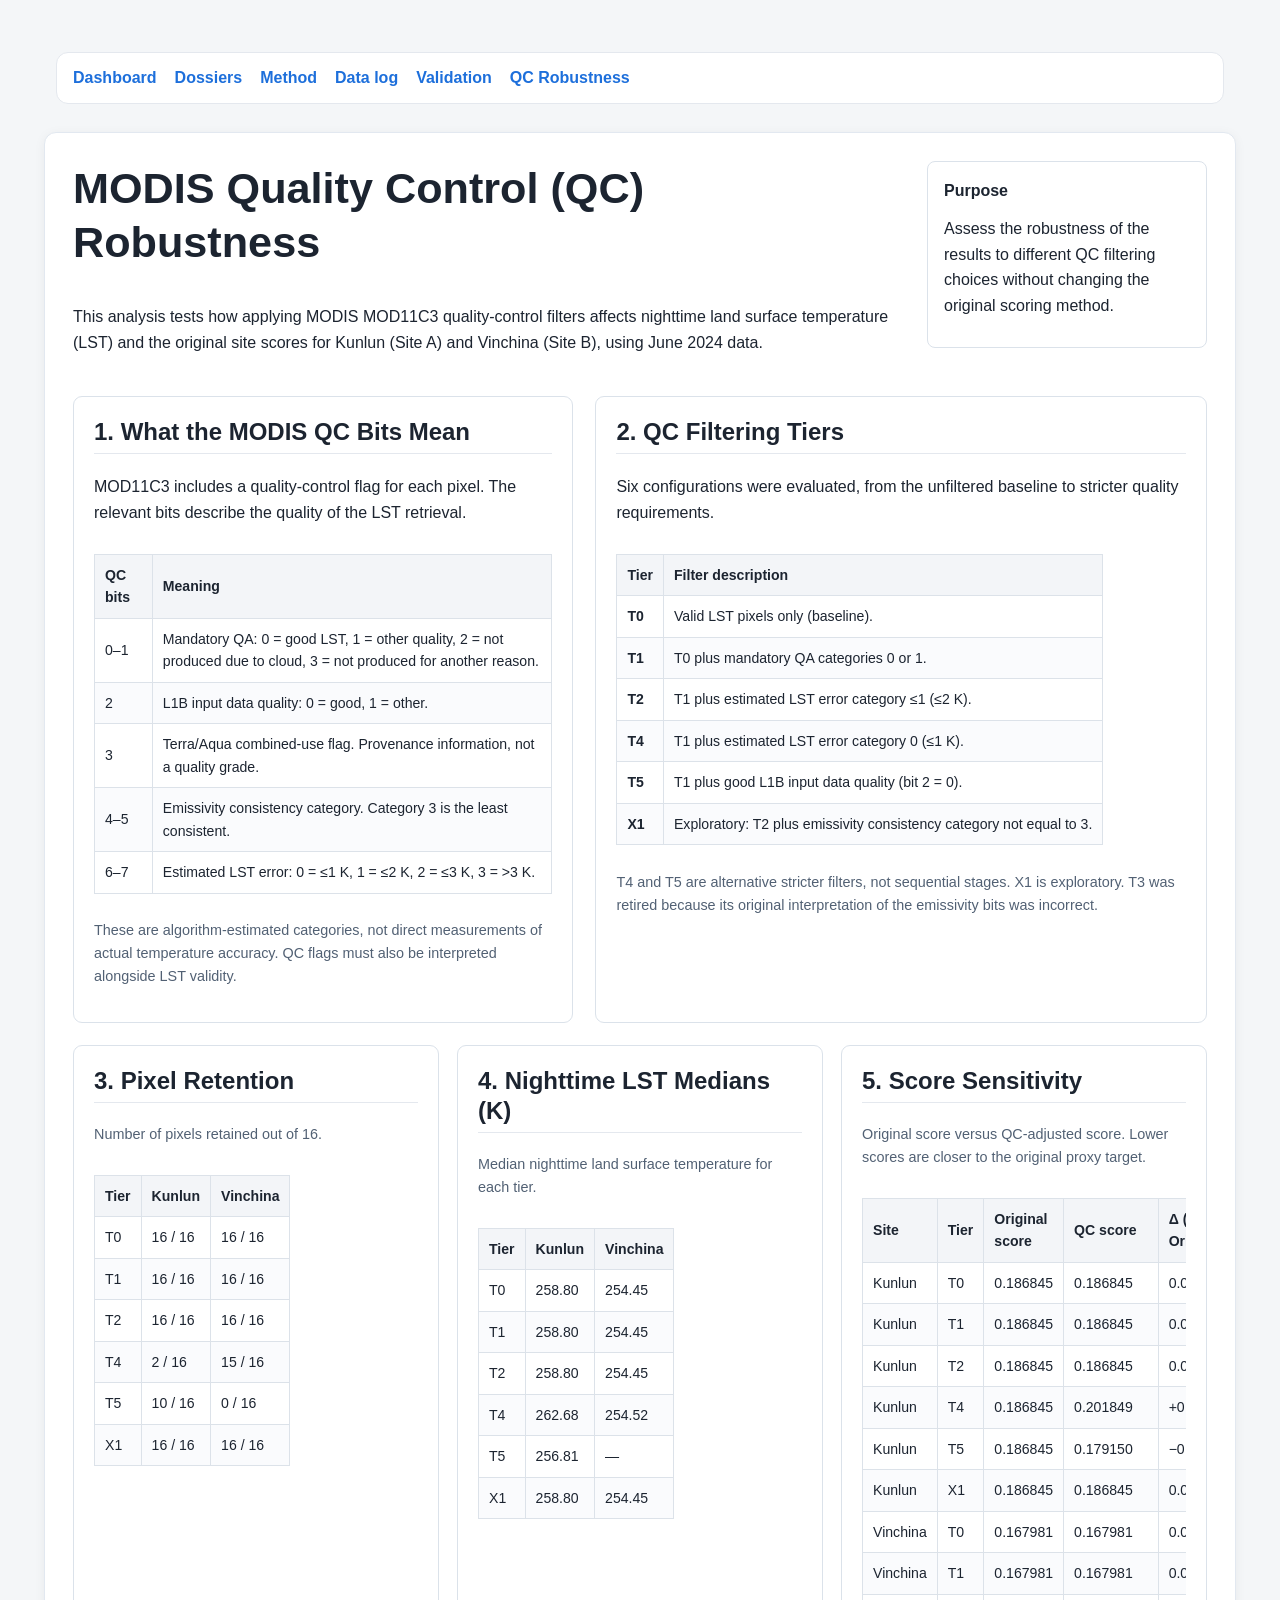
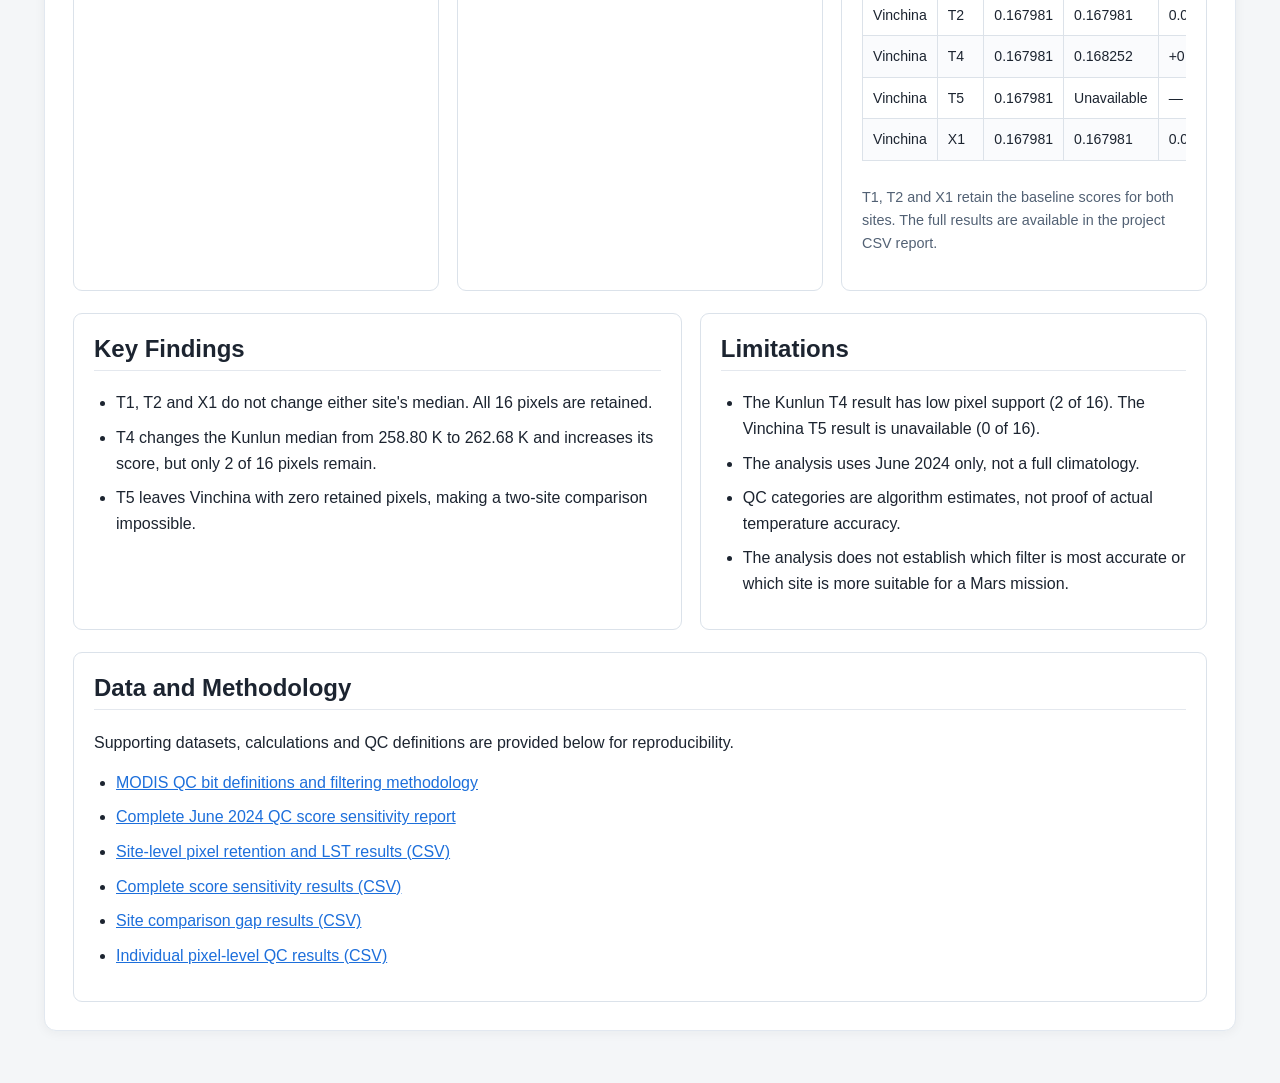
<file: notes/qc-robustness.html>
<!DOCTYPE html>
<html lang="en">
<head>
  <meta charset="utf-8">
  <meta name="viewport" content="width=device-width, initial-scale=1">
  <title>Partial Match — QC Robustness</title>

  <link rel="stylesheet" href="../web/evidence.css">

  <style>
    /* Allow this page to use the full browser width */
body {
  width: 100%;
  max-width: none;
  margin: 0;
}

.evidence-nav {
  width: calc(100% - 64px);
  max-width: 1500px;
  box-sizing: border-box;
  margin: 28px auto;
}

main.qc-page {
  width: calc(100% - 64px);
  max-width: 1500px;
  margin: 28px auto;
  box-sizing: border-box;
}
    /* Layout for the QC page only */
    main.qc-page {
      width: calc(100% - 40px);
      max-width: 1440px;
      margin: 28px auto;
      padding: 28px;
      background: #ffffff;
      border: 1px solid #e2e8f0;
      border-radius: 12px;
      box-sizing: border-box;
    }

    .qc-intro {
      display: flex;
      justify-content: space-between;
      align-items: flex-start;
      gap: 28px;
      margin-bottom: 28px;
    }

    .qc-intro-text {
      flex: 1;
    }

    .qc-purpose {
      width: 280px;
      flex-shrink: 0;
      padding: 16px;
      border: 1px solid #dbe2ea;
      border-radius: 8px;
      background: #ffffff;
    }

    .qc-grid-top {
      display: grid;
      grid-template-columns: 0.9fr 1.1fr;
      gap: 22px;
      margin-bottom: 22px;
    }

    .qc-grid-results {
      display: grid;
      grid-template-columns: repeat(3, minmax(0, 1fr));
      gap: 18px;
      margin-bottom: 22px;
    }

    .qc-grid-bottom {
      display: grid;
      grid-template-columns: 1.2fr 1fr;
      gap: 18px;
    }

    .qc-panel {
      min-width: 0;
      padding: 20px;
      border: 1px solid #dbe2ea;
      border-radius: 9px;
      background: #ffffff;
    }

    .qc-panel h2,
    .qc-panel h3 {
      margin-top: 0;
    }

    .qc-panel p {
      margin-bottom: 14px;
    }

    .qc-panel table {
      width: 100%;
      border-collapse: collapse;
      font-size: 0.88rem;
    }

    .qc-panel th,
    .qc-panel td {
      padding: 9px 10px;
      border: 1px solid #dce2e9;
      text-align: left;
      vertical-align: middle;
    }

    .qc-panel th {
      background: #f3f5f8;
      font-weight: 650;
    }

    .qc-panel tbody tr:nth-child(even) {
      background: #fafbfc;
    }

    .qc-panel ul {
      padding-left: 22px;
    }

    .qc-panel li {
      margin-bottom: 9px;
    }

    .qc-note {
      color: #526174;
      font-size: 0.9rem;
    }

    .qc-table-wrap {
      overflow-x: auto;
    }

    @media (max-width: 1000px) {
      .qc-grid-results {
        grid-template-columns: 1fr 1fr;
      }
    }

    @media (max-width: 700px) {
      main.qc-page {
        width: calc(100% - 20px);
        padding: 16px;
      }

      .qc-intro,
      .qc-grid-top,
      .qc-grid-results,
      .qc-grid-bottom {
        grid-template-columns: 1fr;
        display: grid;
      }

      .qc-purpose {
        width: auto;
      }
    }
  </style>
</head>

<body>

  <nav class="evidence-nav" aria-label="Evidence pages">
    <a href="../web/index.html">Dashboard</a>
    <a href="../results/RESULTS.html">Dossiers</a>
    <a href="../results/score-notes.html">Method</a>
    <a href="data-log.html">Data log</a>
    <a href="credibility.html">Validation</a>
    <a href="qc-robustness.html" aria-current="page">QC Robustness</a>
  </nav>

  <main class="qc-page">

    <!-- Introduction -->
    <section class="qc-intro">
      <div class="qc-intro-text">
        <h1>MODIS Quality Control (QC) Robustness</h1>
        <p>
          This analysis tests how applying MODIS MOD11C3 quality-control
          filters affects nighttime land surface temperature (LST) and
          the original site scores for Kunlun (Site A) and Vinchina
          (Site B), using June 2024 data.
        </p>
      </div>

      <aside class="qc-purpose">
        <strong>Purpose</strong>
        <p>
          Assess the robustness of the results to different QC filtering
          choices without changing the original scoring method.
        </p>
      </aside>
    </section>

    <!-- QC definitions and filtering tiers -->
    <section class="qc-grid-top">

      <article class="qc-panel">
        <h2>1. What the MODIS QC Bits Mean</h2>
        <p>
          MOD11C3 includes a quality-control flag for each pixel.
          The relevant bits describe the quality of the LST retrieval.
        </p>

        <div class="qc-table-wrap">
          <table>
            <thead>
              <tr>
                <th>QC bits</th>
                <th>Meaning</th>
              </tr>
            </thead>
            <tbody>
              <tr>
                <td>0–1</td>
                <td>Mandatory QA: 0 = good LST, 1 = other quality,
                2 = not produced due to cloud, 3 = not produced for
                another reason.</td>
              </tr>
              <tr>
                <td>2</td>
                <td>L1B input data quality: 0 = good, 1 = other.</td>
              </tr>
              <tr>
                <td>3</td>
                <td>Terra/Aqua combined-use flag. Provenance information,
                not a quality grade.</td>
              </tr>
              <tr>
                <td>4–5</td>
                <td>Emissivity consistency category. Category 3 is
                the least consistent.</td>
              </tr>
              <tr>
                <td>6–7</td>
                <td>Estimated LST error: 0 = ≤1 K, 1 = ≤2 K,
                2 = ≤3 K, 3 = &gt;3 K.</td>
              </tr>
            </tbody>
          </table>
        </div>

        <p class="qc-note">
          These are algorithm-estimated categories, not direct
          measurements of actual temperature accuracy. QC flags
          must also be interpreted alongside LST validity.
        </p>
      </article>

      <article class="qc-panel">
        <h2>2. QC Filtering Tiers</h2>
        <p>
          Six configurations were evaluated, from the unfiltered
          baseline to stricter quality requirements.
        </p>

        <div class="qc-table-wrap">
          <table>
            <thead>
              <tr>
                <th>Tier</th>
                <th>Filter description</th>
              </tr>
            </thead>
            <tbody>
              <tr>
                <td><strong>T0</strong></td>
                <td>Valid LST pixels only (baseline).</td>
              </tr>
              <tr>
                <td><strong>T1</strong></td>
                <td>T0 plus mandatory QA categories 0 or 1.</td>
              </tr>
              <tr>
                <td><strong>T2</strong></td>
                <td>T1 plus estimated LST error category ≤1 (≤2 K).</td>
              </tr>
              <tr>
                <td><strong>T4</strong></td>
                <td>T1 plus estimated LST error category 0 (≤1 K).</td>
              </tr>
              <tr>
                <td><strong>T5</strong></td>
                <td>T1 plus good L1B input data quality (bit 2 = 0).</td>
              </tr>
              <tr>
                <td><strong>X1</strong></td>
                <td>Exploratory: T2 plus emissivity consistency
                category not equal to 3.</td>
              </tr>
            </tbody>
          </table>
        </div>

        <p class="qc-note">
          T4 and T5 are alternative stricter filters, not sequential
          stages. X1 is exploratory. T3 was retired because its
          original interpretation of the emissivity bits was incorrect.
        </p>
      </article>

    </section>

    <!-- Numerical results -->
    <section class="qc-grid-results">

      <article class="qc-panel">
        <h2>3. Pixel Retention</h2>
        <p class="qc-note">Number of pixels retained out of 16.</p>

        <div class="qc-table-wrap">
          <table>
            <thead>
              <tr>
                <th>Tier</th>
                <th>Kunlun</th>
                <th>Vinchina</th>
              </tr>
            </thead>
            <tbody>
              <tr><td>T0</td><td>16 / 16</td><td>16 / 16</td></tr>
              <tr><td>T1</td><td>16 / 16</td><td>16 / 16</td></tr>
              <tr><td>T2</td><td>16 / 16</td><td>16 / 16</td></tr>
              <tr><td>T4</td><td>2 / 16</td><td>15 / 16</td></tr>
              <tr><td>T5</td><td>10 / 16</td><td>0 / 16</td></tr>
              <tr><td>X1</td><td>16 / 16</td><td>16 / 16</td></tr>
            </tbody>
          </table>
        </div>
      </article>

      <article class="qc-panel">
        <h2>4. Nighttime LST Medians (K)</h2>
        <p class="qc-note">
          Median nighttime land surface temperature for each tier.
        </p>

        <div class="qc-table-wrap">
          <table>
            <thead>
              <tr>
                <th>Tier</th>
                <th>Kunlun</th>
                <th>Vinchina</th>
              </tr>
            </thead>
            <tbody>
              <tr><td>T0</td><td>258.80</td><td>254.45</td></tr>
              <tr><td>T1</td><td>258.80</td><td>254.45</td></tr>
              <tr><td>T2</td><td>258.80</td><td>254.45</td></tr>
              <tr><td>T4</td><td>262.68</td><td>254.52</td></tr>
              <tr><td>T5</td><td>256.81</td><td>—</td></tr>
              <tr><td>X1</td><td>258.80</td><td>254.45</td></tr>
            </tbody>
          </table>
        </div>
      </article>

      <article class="qc-panel">
        <h2>5. Score Sensitivity</h2>
        <p class="qc-note">
          Original score versus QC-adjusted score.
          Lower scores are closer to the original proxy target.
        </p>

<div class="qc-table-wrap">
  <table>
    <thead>
      <tr>
        <th>Site</th>
        <th>Tier</th>
        <th>Original score</th>
        <th>QC score</th>
        <th>Δ (QC − Original)</th>
      </tr>
    </thead>
    <tbody>
      <tr><td>Kunlun</td><td>T0</td><td>0.186845</td><td>0.186845</td><td>0.000000</td></tr>
      <tr><td>Kunlun</td><td>T1</td><td>0.186845</td><td>0.186845</td><td>0.000000</td></tr>
      <tr><td>Kunlun</td><td>T2</td><td>0.186845</td><td>0.186845</td><td>0.000000</td></tr>
      <tr><td>Kunlun</td><td>T4</td><td>0.186845</td><td>0.201849</td><td>+0.015004</td></tr>
      <tr><td>Kunlun</td><td>T5</td><td>0.186845</td><td>0.179150</td><td>−0.007695</td></tr>
      <tr><td>Kunlun</td><td>X1</td><td>0.186845</td><td>0.186845</td><td>0.000000</td></tr>
      <tr><td>Vinchina</td><td>T0</td><td>0.167981</td><td>0.167981</td><td>0.000000</td></tr>
      <tr><td>Vinchina</td><td>T1</td><td>0.167981</td><td>0.167981</td><td>0.000000</td></tr>
      <tr><td>Vinchina</td><td>T2</td><td>0.167981</td><td>0.167981</td><td>0.000000</td></tr>
      <tr><td>Vinchina</td><td>T4</td><td>0.167981</td><td>0.168252</td><td>+0.000271</td></tr>
      <tr><td>Vinchina</td><td>T5</td><td>0.167981</td><td>Unavailable</td><td>—</td></tr>
      <tr><td>Vinchina</td><td>X1</td><td>0.167981</td><td>0.167981</td><td>0.000000</td></tr>
    </tbody>
  </table>
</div>

        <p class="qc-note">
          T1, T2 and X1 retain the baseline scores for both sites.
          The full results are available in the project CSV report.
        </p>
      </article>

    </section>

    <!-- Findings and limitations -->
    <section class="qc-grid-bottom">

      <article class="qc-panel">
        <h2>Key Findings</h2>
        <ul>
          <li>
            T1, T2 and X1 do not change either site's median.
            All 16 pixels are retained.
          </li>
          <li>
            T4 changes the Kunlun median from 258.80 K to
            262.68 K and increases its score, but only 2 of
            16 pixels remain.
          </li>
          <li>
            T5 leaves Vinchina with zero retained pixels,
            making a two-site comparison impossible.
          </li>
        </ul>
      </article>

      <article class="qc-panel">
        <h2>Limitations</h2>
        <ul>
          <li>
            The Kunlun T4 result has low pixel support (2 of 16).
            The Vinchina T5 result is unavailable (0 of 16).
          </li>
          <li>
            The analysis uses June 2024 only, not a full climatology.
          </li>
          <li>
            QC categories are algorithm estimates, not proof
            of actual temperature accuracy.
          </li>
          <li>
            The analysis does not establish which filter is most
            accurate or which site is more suitable for a Mars mission.
          </li>
        </ul>
      </article>

    </section>
    <section class="qc-panel" style="margin-top: 22px;">
  <h2>Data and Methodology</h2>
  <p>
    Supporting datasets, calculations and QC definitions are
    provided below for reproducibility.
  </p>
  <ul>
    <li><a href="qc-robustness-bit-definitions.md">MODIS QC bit definitions and filtering methodology</a></li>
    <li><a href="../results/qc_robustness/score_sensitivity_june2024.md">Complete June 2024 QC score sensitivity report</a></li>
    <li><a href="../results/qc_robustness/site_tiers_june2024.csv">Site-level pixel retention and LST results (CSV)</a></li>
    <li><a href="../results/qc_robustness/score_sensitivity_june2024.csv">Complete score sensitivity results (CSV)</a></li>
    <li><a href="../results/qc_robustness/site_gap_june2024.csv">Site comparison gap results (CSV)</a></li>
    <li><a href="../results/qc_robustness/site_pixels_june2024.csv">Individual pixel-level QC results (CSV)</a></li>
  </ul>
</section>

  </main>
</body>
</html>
</file>
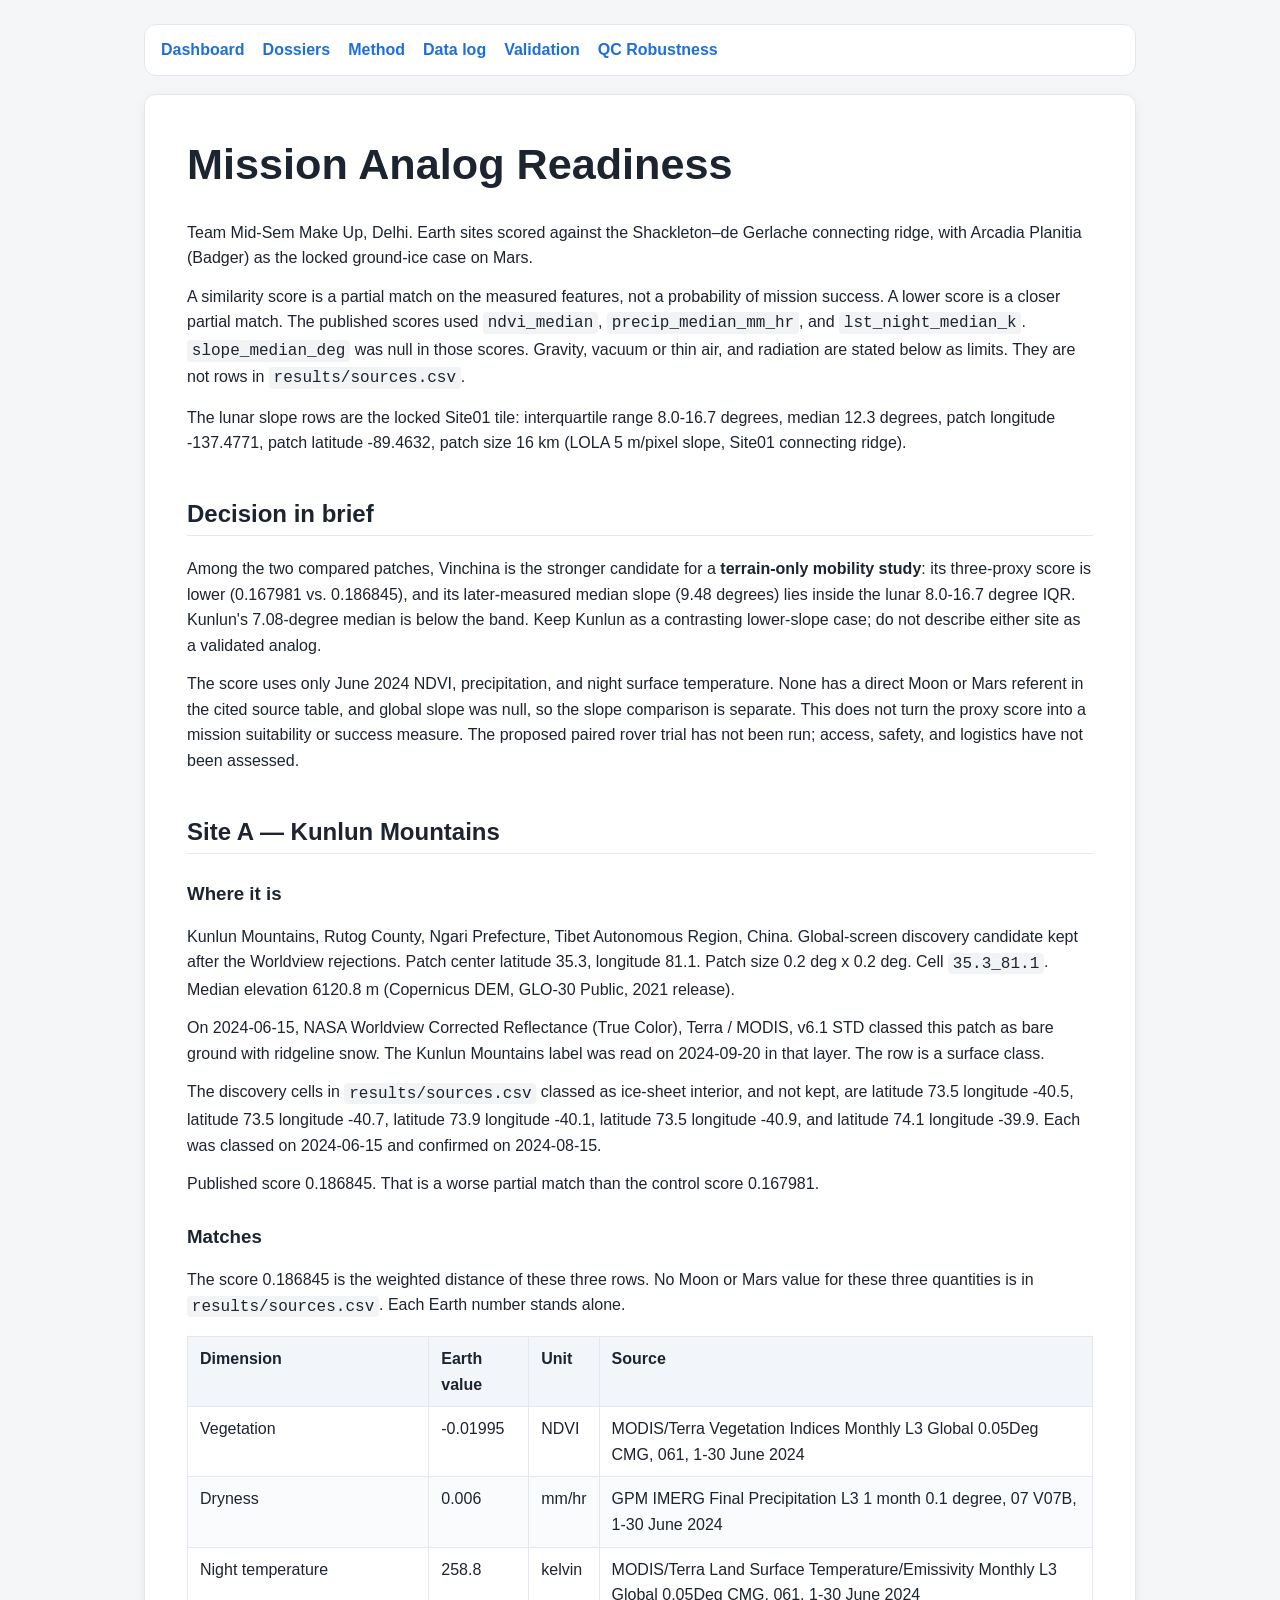
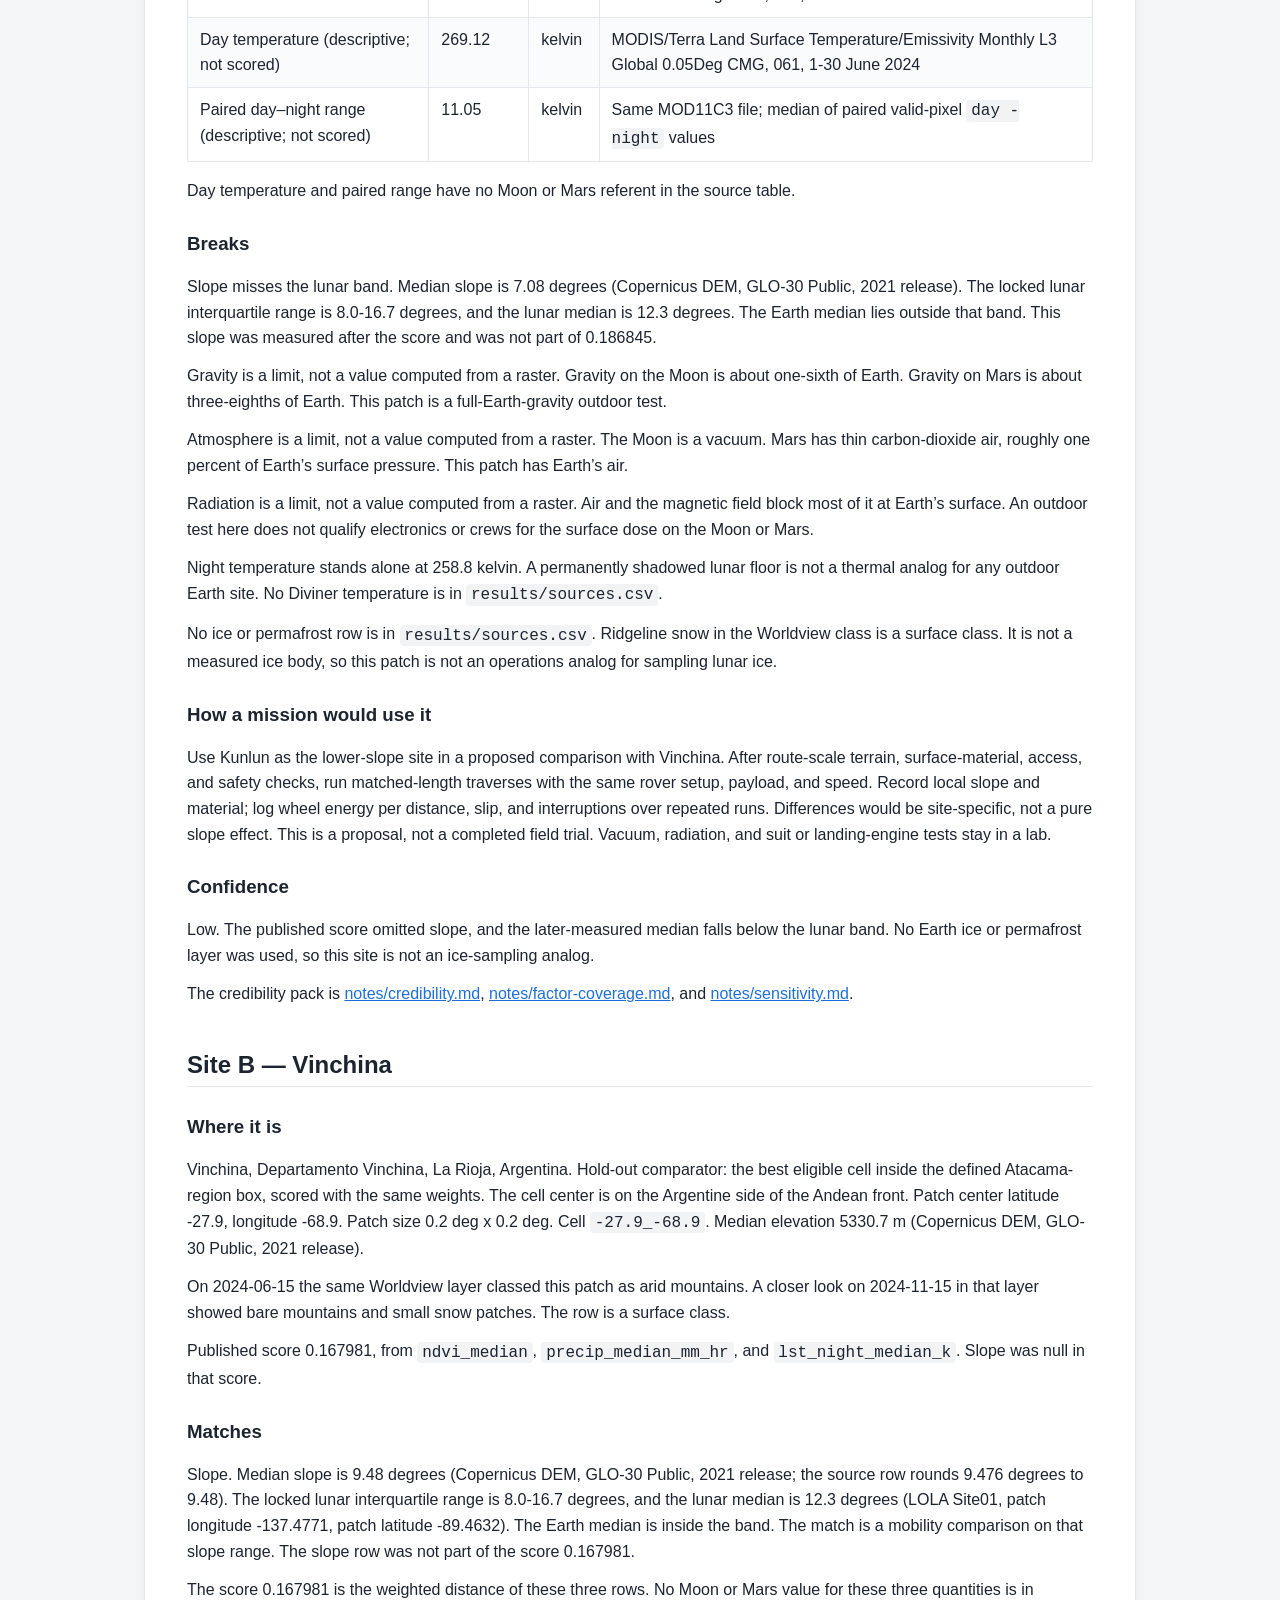
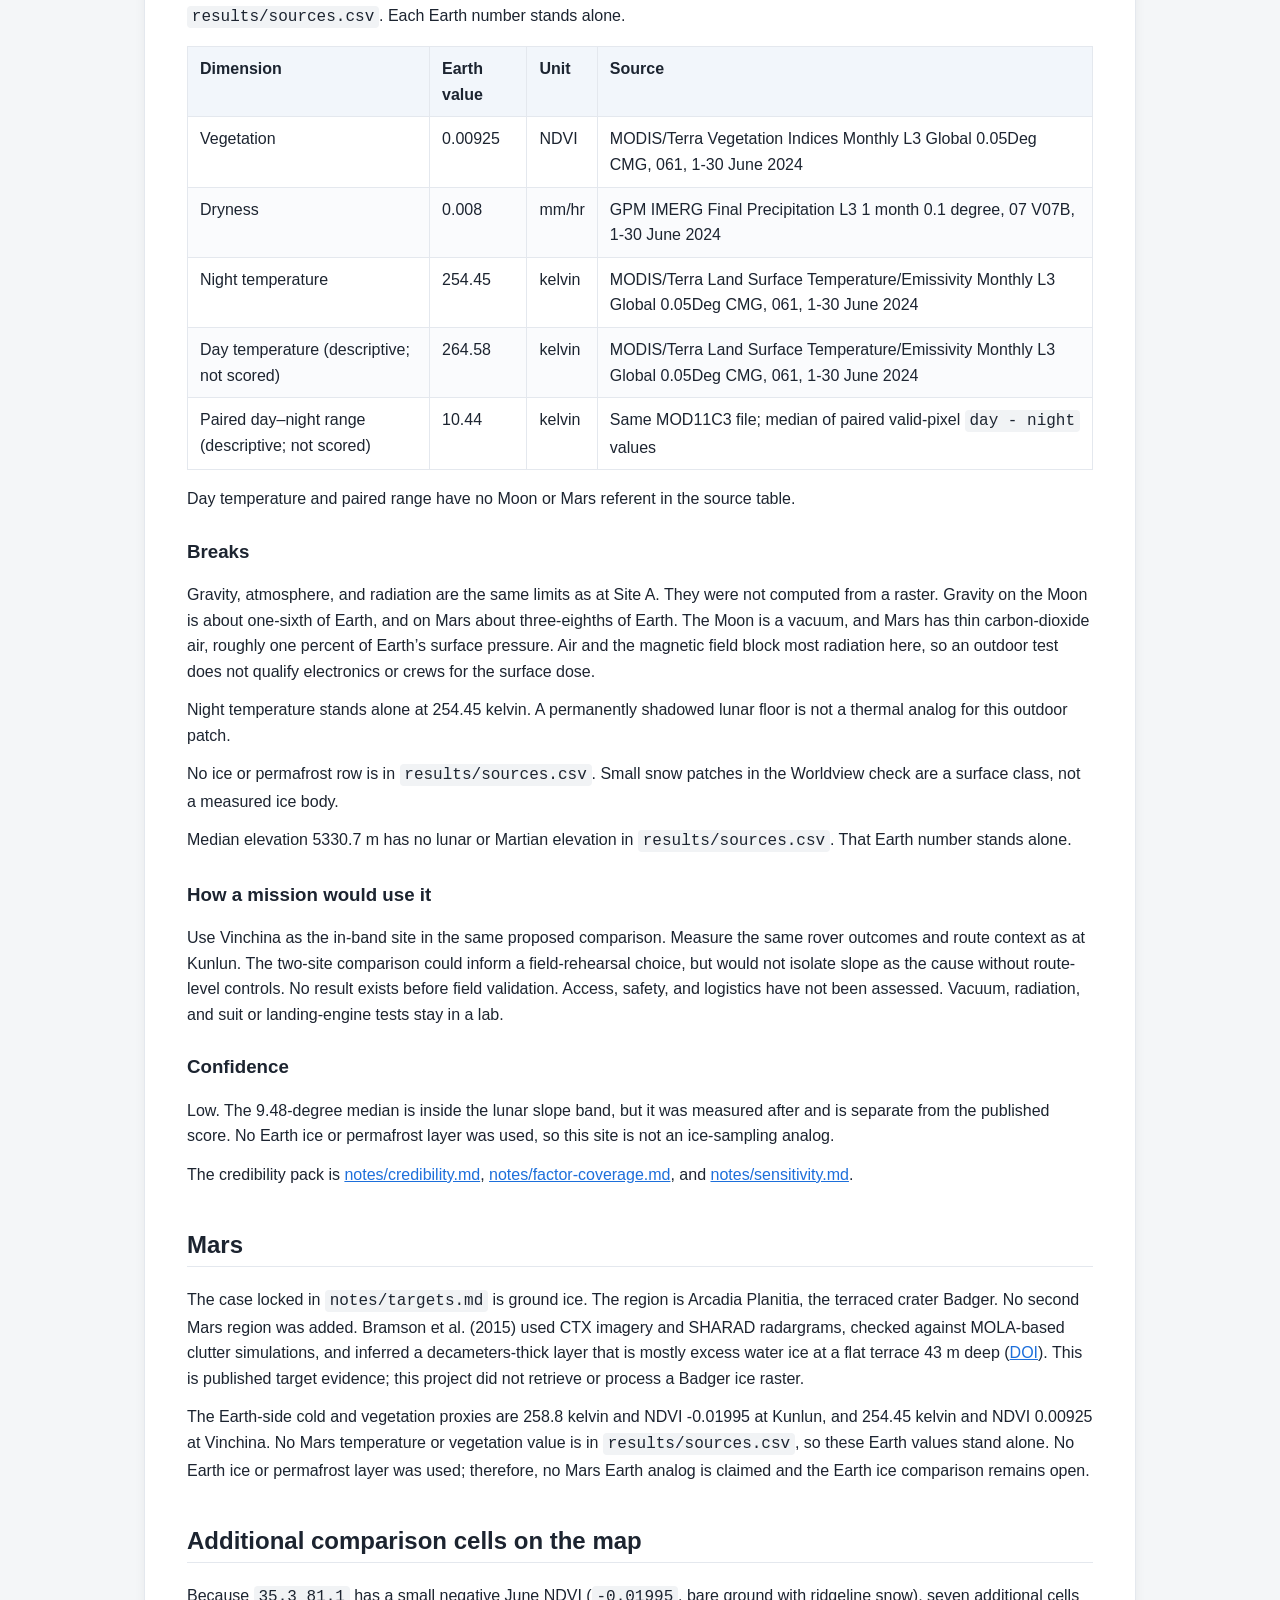
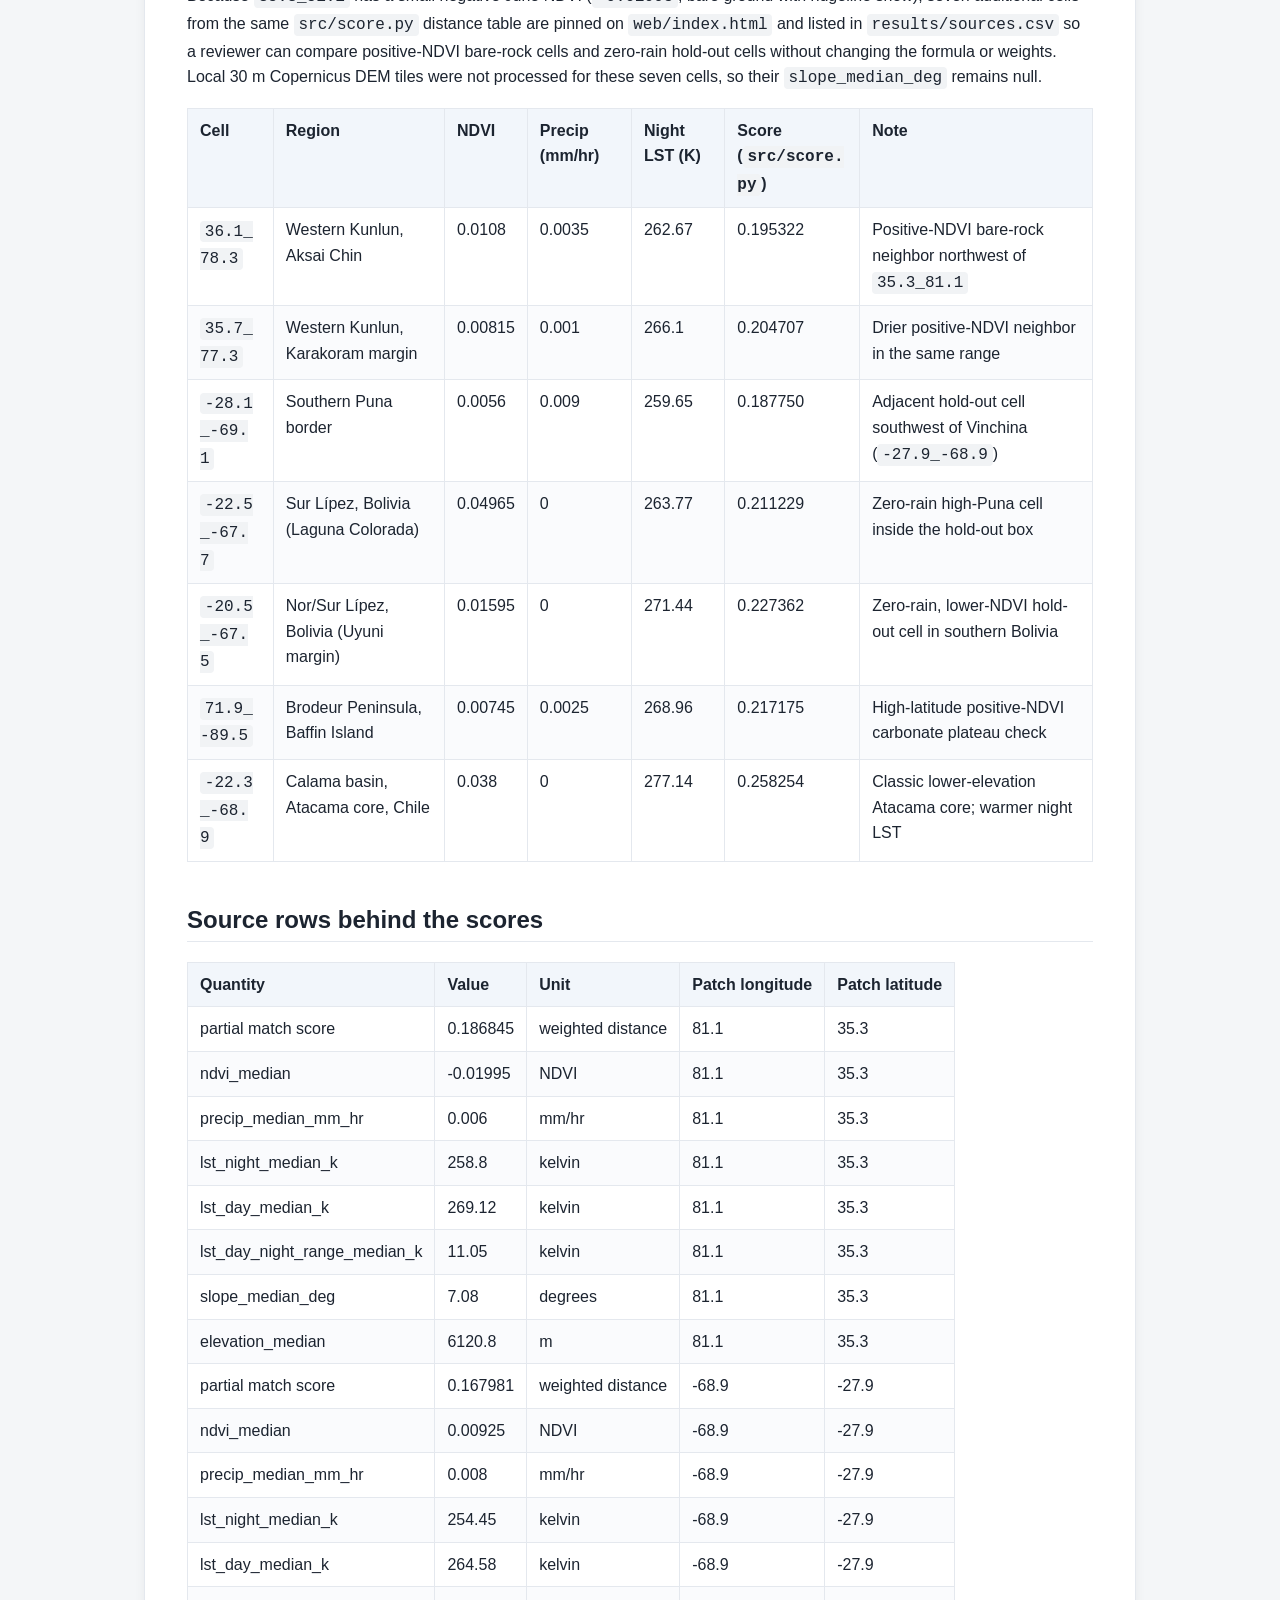
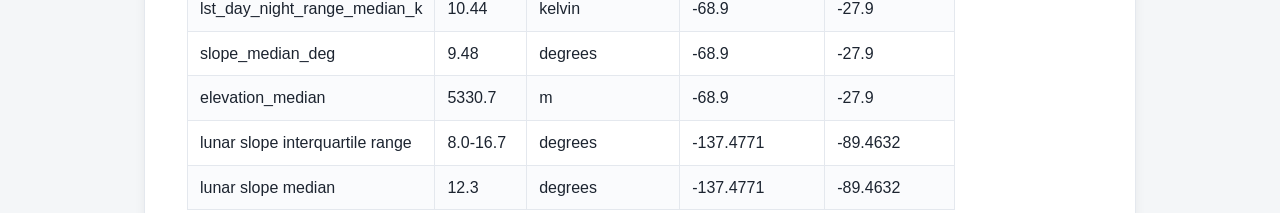
<file: results/RESULTS.html>
<!doctype html>
<html lang="en">
<head>
  <meta charset="utf-8">
  <meta name="viewport" content="width=device-width, initial-scale=1">
  <title>Partial Match — Dossiers</title>
  <link rel="stylesheet" href="../web/evidence.css">
</head>
<body>
  <nav class="evidence-nav" aria-label="Evidence pages">
    <a href="../web/index.html">Dashboard</a>
    <a href="../results/RESULTS.html">Dossiers</a>
    <a href="../results/score-notes.html">Method</a>
    <a href="../notes/data-log.html">Data log</a>
    <a href="../notes/credibility.html">Validation</a>
    <a href="../notes/qc-robustness.html">QC Robustness</a>
  </nav>
  <main>
    <h1 id="mission-analog-readiness">Mission Analog Readiness</h1>
    <p>Team Mid-Sem Make Up, Delhi. Earth sites scored against the
    Shackleton–de Gerlache connecting ridge, with Arcadia Planitia
    (Badger) as the locked ground-ice case on Mars.</p>
    <p>A similarity score is a partial match on the measured features,
    not a probability of mission success. A lower score is a closer
    partial match. The published scores used <code>ndvi_median</code>,
    <code>precip_median_mm_hr</code>, and
    <code>lst_night_median_k</code>. <code>slope_median_deg</code> was
    null in those scores. Gravity, vacuum or thin air, and radiation are
    stated below as limits. They are not rows in
    <code>results/sources.csv</code>.</p>
    <p>The lunar slope rows are the locked Site01 tile: interquartile
    range 8.0-16.7 degrees, median 12.3 degrees, patch longitude
    -137.4771, patch latitude -89.4632, patch size 16 km (LOLA 5 m/pixel
    slope, Site01 connecting ridge).</p>
    <h2 id="decision-in-brief">Decision in brief</h2>
    <p>Among the two compared patches, Vinchina is the stronger
    candidate for a <strong>terrain-only mobility study</strong>: its
    three-proxy score is lower (0.167981 vs. 0.186845), and its
    later-measured median slope (9.48 degrees) lies inside the lunar
    8.0-16.7 degree IQR. Kunlun's 7.08-degree median is below the band.
    Keep Kunlun as a contrasting lower-slope case; do not describe
    either site as a validated analog.</p>
    <p>The score uses only June 2024 NDVI, precipitation, and night
    surface temperature. None has a direct Moon or Mars referent in the
    cited source table, and global slope was null, so the slope
    comparison is separate. This does not turn the proxy score into a
    mission suitability or success measure. The proposed paired rover
    trial has not been run; access, safety, and logistics have not been
    assessed.</p>
    <h2 id="site-a--kunlun-mountains">Site A — Kunlun Mountains</h2>
    <h3 id="where-it-is">Where it is</h3>
    <p>Kunlun Mountains, Rutog County, Ngari Prefecture, Tibet
    Autonomous Region, China. Global-screen discovery candidate kept
    after the Worldview rejections. Patch center latitude 35.3,
    longitude 81.1. Patch size 0.2 deg x 0.2 deg. Cell
    <code>35.3_81.1</code>. Median elevation 6120.8 m (Copernicus DEM,
    GLO-30 Public, 2021 release).</p>
    <p>On 2024-06-15, NASA Worldview Corrected Reflectance (True Color),
    Terra / MODIS, v6.1 STD classed this patch as bare ground with
    ridgeline snow. The Kunlun Mountains label was read on 2024-09-20 in
    that layer. The row is a surface class.</p>
    <p>The discovery cells in <code>results/sources.csv</code> classed
    as ice-sheet interior, and not kept, are latitude 73.5 longitude
    -40.5, latitude 73.5 longitude -40.7, latitude 73.9 longitude -40.1,
    latitude 73.5 longitude -40.9, and latitude 74.1 longitude -39.9.
    Each was classed on 2024-06-15 and confirmed on 2024-08-15.</p>
    <p>Published score 0.186845. That is a worse partial match than the
    control score 0.167981.</p>
    <h3 id="matches">Matches</h3>
    <p>The score 0.186845 is the weighted distance of these three rows.
    No Moon or Mars value for these three quantities is in
    <code>results/sources.csv</code>. Each Earth number stands
    alone.</p>
    <table>
    <thead>
    <tr>
    <th>Dimension</th>
    <th>Earth value</th>
    <th>Unit</th>
    <th>Source</th>
    </tr>
    </thead>
    <tbody>
    <tr>
    <td>Vegetation</td>
    <td>-0.01995</td>
    <td>NDVI</td>
    <td>MODIS/Terra Vegetation Indices Monthly L3 Global 0.05Deg CMG,
    061, 1-30 June 2024</td>
    </tr>
    <tr>
    <td>Dryness</td>
    <td>0.006</td>
    <td>mm/hr</td>
    <td>GPM IMERG Final Precipitation L3 1 month 0.1 degree, 07 V07B,
    1-30 June 2024</td>
    </tr>
    <tr>
    <td>Night temperature</td>
    <td>258.8</td>
    <td>kelvin</td>
    <td>MODIS/Terra Land Surface Temperature/Emissivity Monthly L3
    Global 0.05Deg CMG, 061, 1-30 June 2024</td>
    </tr>
    <tr>
    <td>Day temperature (descriptive; not scored)</td>
    <td>269.12</td>
    <td>kelvin</td>
    <td>MODIS/Terra Land Surface Temperature/Emissivity Monthly L3
    Global 0.05Deg CMG, 061, 1-30 June 2024</td>
    </tr>
    <tr>
    <td>Paired day–night range (descriptive; not scored)</td>
    <td>11.05</td>
    <td>kelvin</td>
    <td>Same MOD11C3 file; median of paired valid-pixel
    <code>day - night</code> values</td>
    </tr>
    </tbody>
    </table>
    <p>Day temperature and paired range have no Moon or Mars referent in
    the source table.</p>
    <h3 id="breaks">Breaks</h3>
    <p>Slope misses the lunar band. Median slope is 7.08 degrees
    (Copernicus DEM, GLO-30 Public, 2021 release). The locked lunar
    interquartile range is 8.0-16.7 degrees, and the lunar median is
    12.3 degrees. The Earth median lies outside that band. This slope
    was measured after the score and was not part of 0.186845.</p>
    <p>Gravity is a limit, not a value computed from a raster. Gravity
    on the Moon is about one-sixth of Earth. Gravity on Mars is about
    three-eighths of Earth. This patch is a full-Earth-gravity outdoor
    test.</p>
    <p>Atmosphere is a limit, not a value computed from a raster. The
    Moon is a vacuum. Mars has thin carbon-dioxide air, roughly one
    percent of Earth’s surface pressure. This patch has Earth’s air.</p>
    <p>Radiation is a limit, not a value computed from a raster. Air and
    the magnetic field block most of it at Earth’s surface. An outdoor
    test here does not qualify electronics or crews for the surface dose
    on the Moon or Mars.</p>
    <p>Night temperature stands alone at 258.8 kelvin. A permanently
    shadowed lunar floor is not a thermal analog for any outdoor Earth
    site. No Diviner temperature is in
    <code>results/sources.csv</code>.</p>
    <p>No ice or permafrost row is in <code>results/sources.csv</code>.
    Ridgeline snow in the Worldview class is a surface class. It is not
    a measured ice body, so this patch is not an operations analog for
    sampling lunar ice.</p>
    <h3 id="how-a-mission-would-use-it">How a mission would use it</h3>
    <p>Use Kunlun as the lower-slope site in a proposed comparison with
    Vinchina. After route-scale terrain, surface-material, access, and
    safety checks, run matched-length traverses with the same rover
    setup, payload, and speed. Record local slope and material; log
    wheel energy per distance, slip, and interruptions over repeated
    runs. Differences would be site-specific, not a pure slope effect.
    This is a proposal, not a completed field trial. Vacuum, radiation,
    and suit or landing-engine tests stay in a lab.</p>
    <h3 id="confidence">Confidence</h3>
    <p>Low. The published score omitted slope, and the later-measured
    median falls below the lunar band. No Earth ice or permafrost layer
    was used, so this site is not an ice-sampling analog.</p>
    <p>The credibility pack is <a
    href="../notes/credibility.html">notes/credibility.md</a>, <a
    href="../notes/factor-coverage.md">notes/factor-coverage.md</a>, and
    <a href="../notes/sensitivity.md">notes/sensitivity.md</a>.</p>
    <h2 id="site-b--vinchina">Site B — Vinchina</h2>
    <h3 id="where-it-is-1">Where it is</h3>
    <p>Vinchina, Departamento Vinchina, La Rioja, Argentina. Hold-out
    comparator: the best eligible cell inside the defined Atacama-region
    box, scored with the same weights. The cell center is on the
    Argentine side of the Andean front. Patch center latitude -27.9,
    longitude -68.9. Patch size 0.2 deg x 0.2 deg. Cell
    <code>-27.9_-68.9</code>. Median elevation 5330.7 m (Copernicus DEM,
    GLO-30 Public, 2021 release).</p>
    <p>On 2024-06-15 the same Worldview layer classed this patch as arid
    mountains. A closer look on 2024-11-15 in that layer showed bare
    mountains and small snow patches. The row is a surface class.</p>
    <p>Published score 0.167981, from <code>ndvi_median</code>,
    <code>precip_median_mm_hr</code>, and
    <code>lst_night_median_k</code>. Slope was null in that score.</p>
    <h3 id="matches-1">Matches</h3>
    <p>Slope. Median slope is 9.48 degrees (Copernicus DEM, GLO-30
    Public, 2021 release; the source row rounds 9.476 degrees to 9.48).
    The locked lunar interquartile range is 8.0-16.7 degrees, and the
    lunar median is 12.3 degrees (LOLA Site01, patch longitude
    -137.4771, patch latitude -89.4632). The Earth median is inside the
    band. The match is a mobility comparison on that slope range. The
    slope row was not part of the score 0.167981.</p>
    <p>The score 0.167981 is the weighted distance of these three rows.
    No Moon or Mars value for these three quantities is in
    <code>results/sources.csv</code>. Each Earth number stands
    alone.</p>
    <table>
    <thead>
    <tr>
    <th>Dimension</th>
    <th>Earth value</th>
    <th>Unit</th>
    <th>Source</th>
    </tr>
    </thead>
    <tbody>
    <tr>
    <td>Vegetation</td>
    <td>0.00925</td>
    <td>NDVI</td>
    <td>MODIS/Terra Vegetation Indices Monthly L3 Global 0.05Deg CMG,
    061, 1-30 June 2024</td>
    </tr>
    <tr>
    <td>Dryness</td>
    <td>0.008</td>
    <td>mm/hr</td>
    <td>GPM IMERG Final Precipitation L3 1 month 0.1 degree, 07 V07B,
    1-30 June 2024</td>
    </tr>
    <tr>
    <td>Night temperature</td>
    <td>254.45</td>
    <td>kelvin</td>
    <td>MODIS/Terra Land Surface Temperature/Emissivity Monthly L3
    Global 0.05Deg CMG, 061, 1-30 June 2024</td>
    </tr>
    <tr>
    <td>Day temperature (descriptive; not scored)</td>
    <td>264.58</td>
    <td>kelvin</td>
    <td>MODIS/Terra Land Surface Temperature/Emissivity Monthly L3
    Global 0.05Deg CMG, 061, 1-30 June 2024</td>
    </tr>
    <tr>
    <td>Paired day–night range (descriptive; not scored)</td>
    <td>10.44</td>
    <td>kelvin</td>
    <td>Same MOD11C3 file; median of paired valid-pixel
    <code>day - night</code> values</td>
    </tr>
    </tbody>
    </table>
    <p>Day temperature and paired range have no Moon or Mars referent in
    the source table.</p>
    <h3 id="breaks-1">Breaks</h3>
    <p>Gravity, atmosphere, and radiation are the same limits as at Site
    A. They were not computed from a raster. Gravity on the Moon is
    about one-sixth of Earth, and on Mars about three-eighths of Earth.
    The Moon is a vacuum, and Mars has thin carbon-dioxide air, roughly
    one percent of Earth’s surface pressure. Air and the magnetic field
    block most radiation here, so an outdoor test does not qualify
    electronics or crews for the surface dose.</p>
    <p>Night temperature stands alone at 254.45 kelvin. A permanently
    shadowed lunar floor is not a thermal analog for this outdoor
    patch.</p>
    <p>No ice or permafrost row is in <code>results/sources.csv</code>.
    Small snow patches in the Worldview check are a surface class, not a
    measured ice body.</p>
    <p>Median elevation 5330.7 m has no lunar or Martian elevation in
    <code>results/sources.csv</code>. That Earth number stands
    alone.</p>
    <h3 id="how-a-mission-would-use-it-1">How a mission would use
    it</h3>
    <p>Use Vinchina as the in-band site in the same proposed comparison.
    Measure the same rover outcomes and route context as at Kunlun. The
    two-site comparison could inform a field-rehearsal choice, but would
    not isolate slope as the cause without route-level controls. No
    result exists before field validation. Access, safety, and logistics
    have not been assessed. Vacuum, radiation, and suit or
    landing-engine tests stay in a lab.</p>
    <h3 id="confidence-1">Confidence</h3>
    <p>Low. The 9.48-degree median is inside the lunar slope band, but
    it was measured after and is separate from the published score. No
    Earth ice or permafrost layer was used, so this site is not an
    ice-sampling analog.</p>
    <p>The credibility pack is <a
    href="../notes/credibility.html">notes/credibility.md</a>, <a
    href="../notes/factor-coverage.md">notes/factor-coverage.md</a>, and
    <a href="../notes/sensitivity.md">notes/sensitivity.md</a>.</p>
    <h2 id="mars">Mars</h2>
    <p>The case locked in <code>notes/targets.md</code> is ground ice.
    The region is Arcadia Planitia, the terraced crater Badger. No
    second Mars region was added. Bramson et al. (2015) used CTX imagery
    and SHARAD radargrams, checked against MOLA-based clutter
    simulations, and inferred a decameters-thick layer that is mostly
    excess water ice at a flat terrace 43 m deep (<a
    href="https://doi.org/10.1002/2015GL064844">DOI</a>). This is
    published target evidence; this project did not retrieve or process
    a Badger ice raster.</p>
    <p>The Earth-side cold and vegetation proxies are 258.8 kelvin and
    NDVI -0.01995 at Kunlun, and 254.45 kelvin and NDVI 0.00925 at
    Vinchina. No Mars temperature or vegetation value is in
    <code>results/sources.csv</code>, so these Earth values stand alone.
    No Earth ice or permafrost layer was used; therefore, no Mars Earth
    analog is claimed and the Earth ice comparison remains open.</p>
    <h2 id="additional-comparison-cells-on-the-map">Additional comparison cells on the map</h2>
    <p>Because <code>35.3_81.1</code> has a small negative June NDVI (<code>-0.01995</code>, bare ground with ridgeline snow), seven additional cells from the same <code>src/score.py</code> distance table are pinned on <code>web/index.html</code> and listed in <code>results/sources.csv</code> so a reviewer can compare positive-NDVI bare-rock cells and zero-rain hold-out cells without changing the formula or weights. Local 30 m Copernicus DEM tiles were not processed for these seven cells, so their <code>slope_median_deg</code> remains null.</p>
    <table>
    <thead>
    <tr>
    <th>Cell</th>
    <th>Region</th>
    <th>NDVI</th>
    <th>Precip (mm/hr)</th>
    <th>Night LST (K)</th>
    <th>Score (<code>src/score.py</code>)</th>
    <th>Note</th>
    </tr>
    </thead>
    <tbody>
    <tr>
    <td><code>36.1_78.3</code></td>
    <td>Western Kunlun, Aksai Chin</td>
    <td>0.0108</td>
    <td>0.0035</td>
    <td>262.67</td>
    <td>0.195322</td>
    <td>Positive-NDVI bare-rock neighbor northwest of <code>35.3_81.1</code></td>
    </tr>
    <tr>
    <td><code>35.7_77.3</code></td>
    <td>Western Kunlun, Karakoram margin</td>
    <td>0.00815</td>
    <td>0.001</td>
    <td>266.1</td>
    <td>0.204707</td>
    <td>Drier positive-NDVI neighbor in the same range</td>
    </tr>
    <tr>
    <td><code>-28.1_-69.1</code></td>
    <td>Southern Puna border</td>
    <td>0.0056</td>
    <td>0.009</td>
    <td>259.65</td>
    <td>0.187750</td>
    <td>Adjacent hold-out cell southwest of Vinchina (<code>-27.9_-68.9</code>)</td>
    </tr>
    <tr>
    <td><code>-22.5_-67.7</code></td>
    <td>Sur Lípez, Bolivia (Laguna Colorada)</td>
    <td>0.04965</td>
    <td>0</td>
    <td>263.77</td>
    <td>0.211229</td>
    <td>Zero-rain high-Puna cell inside the hold-out box</td>
    </tr>
    <tr>
    <td><code>-20.5_-67.5</code></td>
    <td>Nor/Sur Lípez, Bolivia (Uyuni margin)</td>
    <td>0.01595</td>
    <td>0</td>
    <td>271.44</td>
    <td>0.227362</td>
    <td>Zero-rain, lower-NDVI hold-out cell in southern Bolivia</td>
    </tr>
    <tr>
    <td><code>71.9_-89.5</code></td>
    <td>Brodeur Peninsula, Baffin Island</td>
    <td>0.00745</td>
    <td>0.0025</td>
    <td>268.96</td>
    <td>0.217175</td>
    <td>High-latitude positive-NDVI carbonate plateau check</td>
    </tr>
    <tr>
    <td><code>-22.3_-68.9</code></td>
    <td>Calama basin, Atacama core, Chile</td>
    <td>0.038</td>
    <td>0</td>
    <td>277.14</td>
    <td>0.258254</td>
    <td>Classic lower-elevation Atacama core; warmer night LST</td>
    </tr>
    </tbody>
    </table>
    <h2 id="source-rows-behind-the-scores">Source rows behind the
    scores</h2>
    <table>
    <thead>
    <tr>
    <th>Quantity</th>
    <th>Value</th>
    <th>Unit</th>
    <th>Patch longitude</th>
    <th>Patch latitude</th>
    </tr>
    </thead>
    <tbody>
    <tr>
    <td>partial match score</td>
    <td>0.186845</td>
    <td>weighted distance</td>
    <td>81.1</td>
    <td>35.3</td>
    </tr>
    <tr>
    <td>ndvi_median</td>
    <td>-0.01995</td>
    <td>NDVI</td>
    <td>81.1</td>
    <td>35.3</td>
    </tr>
    <tr>
    <td>precip_median_mm_hr</td>
    <td>0.006</td>
    <td>mm/hr</td>
    <td>81.1</td>
    <td>35.3</td>
    </tr>
    <tr>
    <td>lst_night_median_k</td>
    <td>258.8</td>
    <td>kelvin</td>
    <td>81.1</td>
    <td>35.3</td>
    </tr>
    <tr>
    <td>lst_day_median_k</td>
    <td>269.12</td>
    <td>kelvin</td>
    <td>81.1</td>
    <td>35.3</td>
    </tr>
    <tr>
    <td>lst_day_night_range_median_k</td>
    <td>11.05</td>
    <td>kelvin</td>
    <td>81.1</td>
    <td>35.3</td>
    </tr>
    <tr>
    <td>slope_median_deg</td>
    <td>7.08</td>
    <td>degrees</td>
    <td>81.1</td>
    <td>35.3</td>
    </tr>
    <tr>
    <td>elevation_median</td>
    <td>6120.8</td>
    <td>m</td>
    <td>81.1</td>
    <td>35.3</td>
    </tr>
    <tr>
    <td>partial match score</td>
    <td>0.167981</td>
    <td>weighted distance</td>
    <td>-68.9</td>
    <td>-27.9</td>
    </tr>
    <tr>
    <td>ndvi_median</td>
    <td>0.00925</td>
    <td>NDVI</td>
    <td>-68.9</td>
    <td>-27.9</td>
    </tr>
    <tr>
    <td>precip_median_mm_hr</td>
    <td>0.008</td>
    <td>mm/hr</td>
    <td>-68.9</td>
    <td>-27.9</td>
    </tr>
    <tr>
    <td>lst_night_median_k</td>
    <td>254.45</td>
    <td>kelvin</td>
    <td>-68.9</td>
    <td>-27.9</td>
    </tr>
    <tr>
    <td>lst_day_median_k</td>
    <td>264.58</td>
    <td>kelvin</td>
    <td>-68.9</td>
    <td>-27.9</td>
    </tr>
    <tr>
    <td>lst_day_night_range_median_k</td>
    <td>10.44</td>
    <td>kelvin</td>
    <td>-68.9</td>
    <td>-27.9</td>
    </tr>
    <tr>
    <td>slope_median_deg</td>
    <td>9.48</td>
    <td>degrees</td>
    <td>-68.9</td>
    <td>-27.9</td>
    </tr>
    <tr>
    <td>elevation_median</td>
    <td>5330.7</td>
    <td>m</td>
    <td>-68.9</td>
    <td>-27.9</td>
    </tr>
    <tr>
    <td>lunar slope interquartile range</td>
    <td>8.0-16.7</td>
    <td>degrees</td>
    <td>-137.4771</td>
    <td>-89.4632</td>
    </tr>
    <tr>
    <td>lunar slope median</td>
    <td>12.3</td>
    <td>degrees</td>
    <td>-137.4771</td>
    <td>-89.4632</td>
    </tr>
    </tbody>
    </table>
  </main>
</body>
</html>
</file>
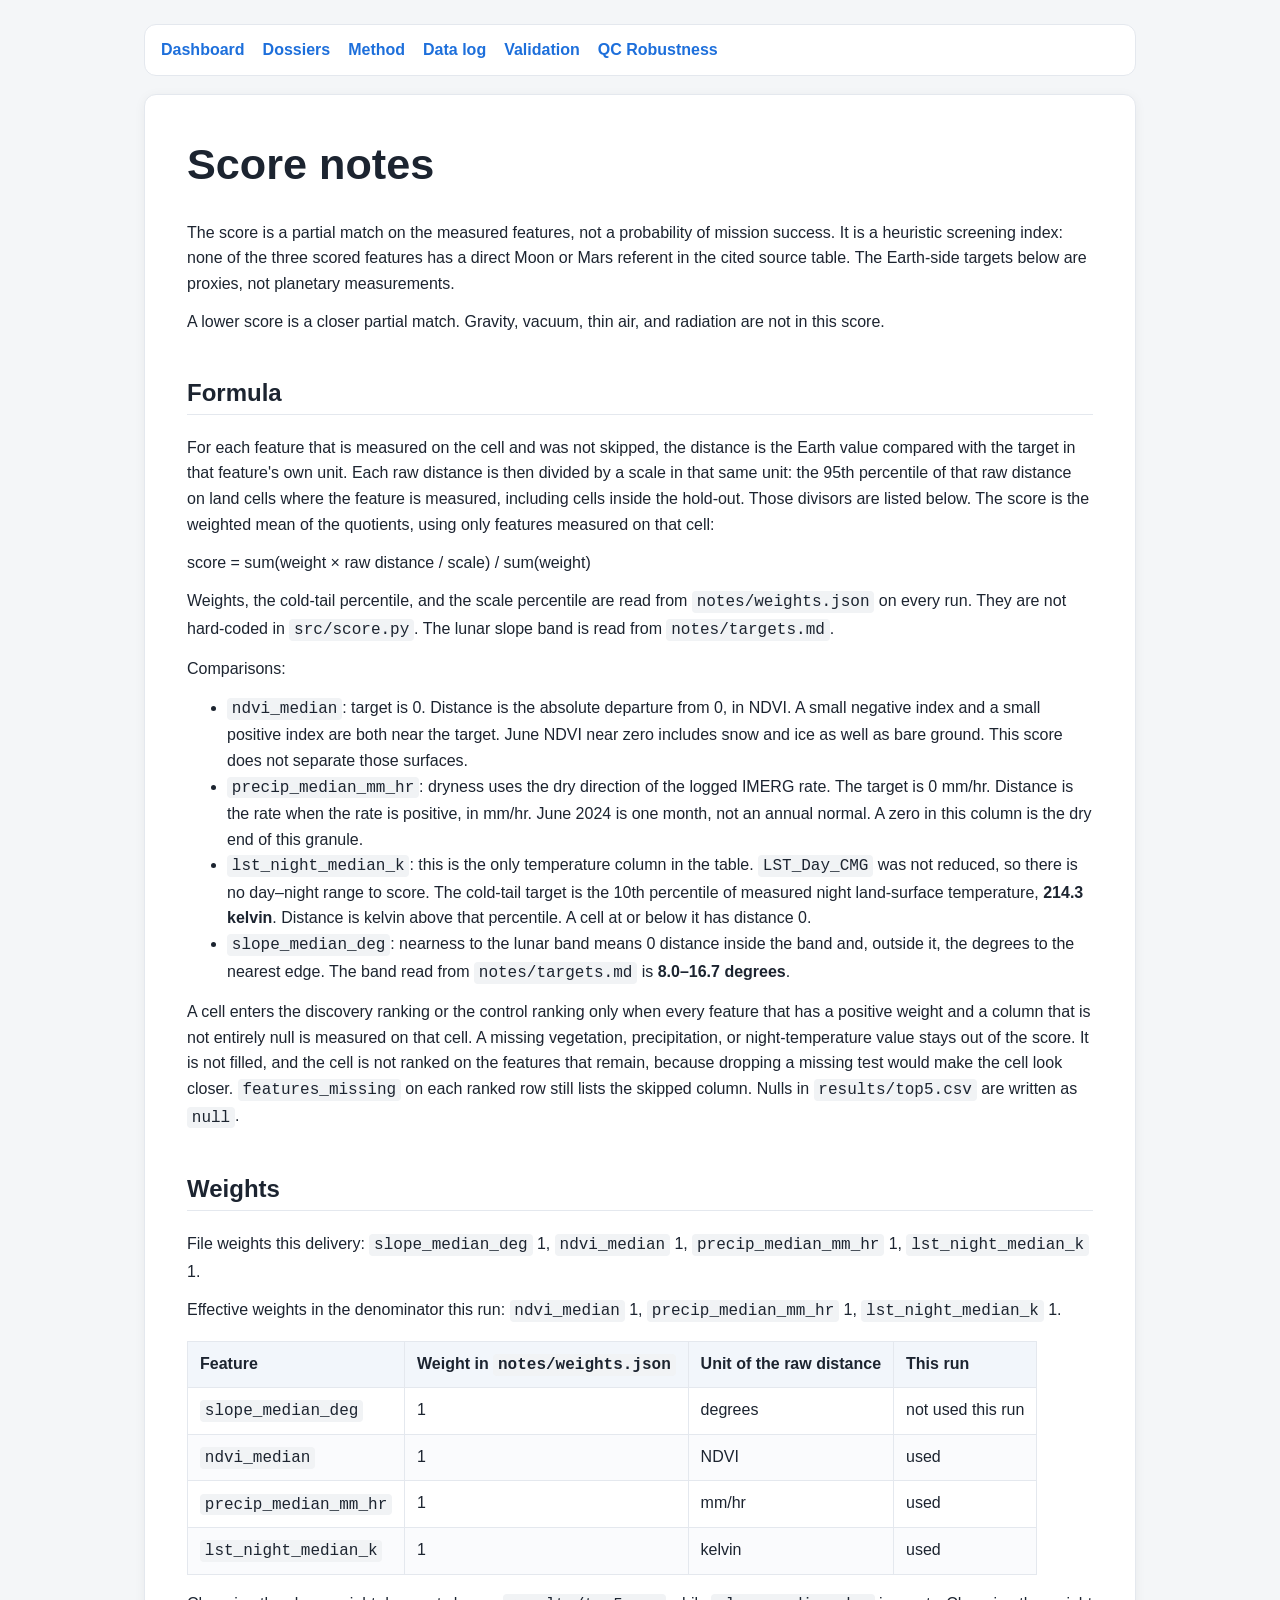
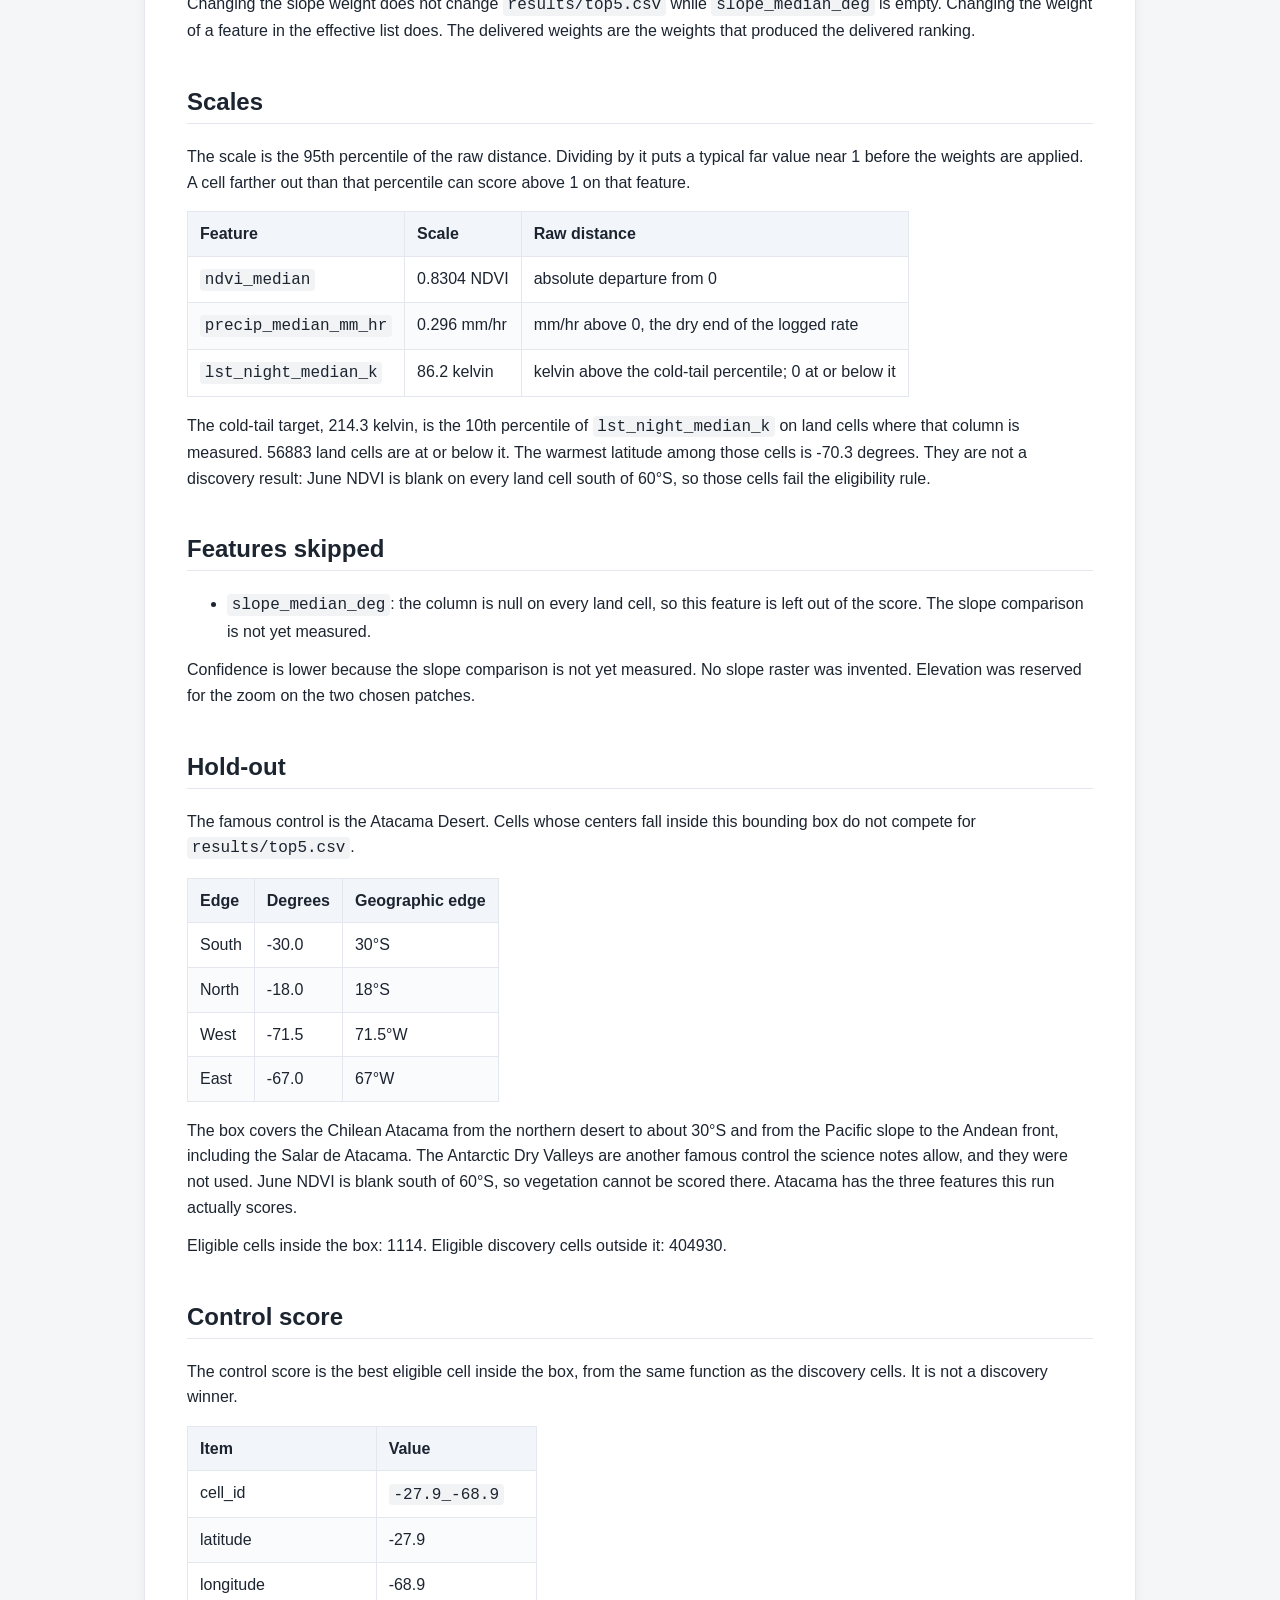
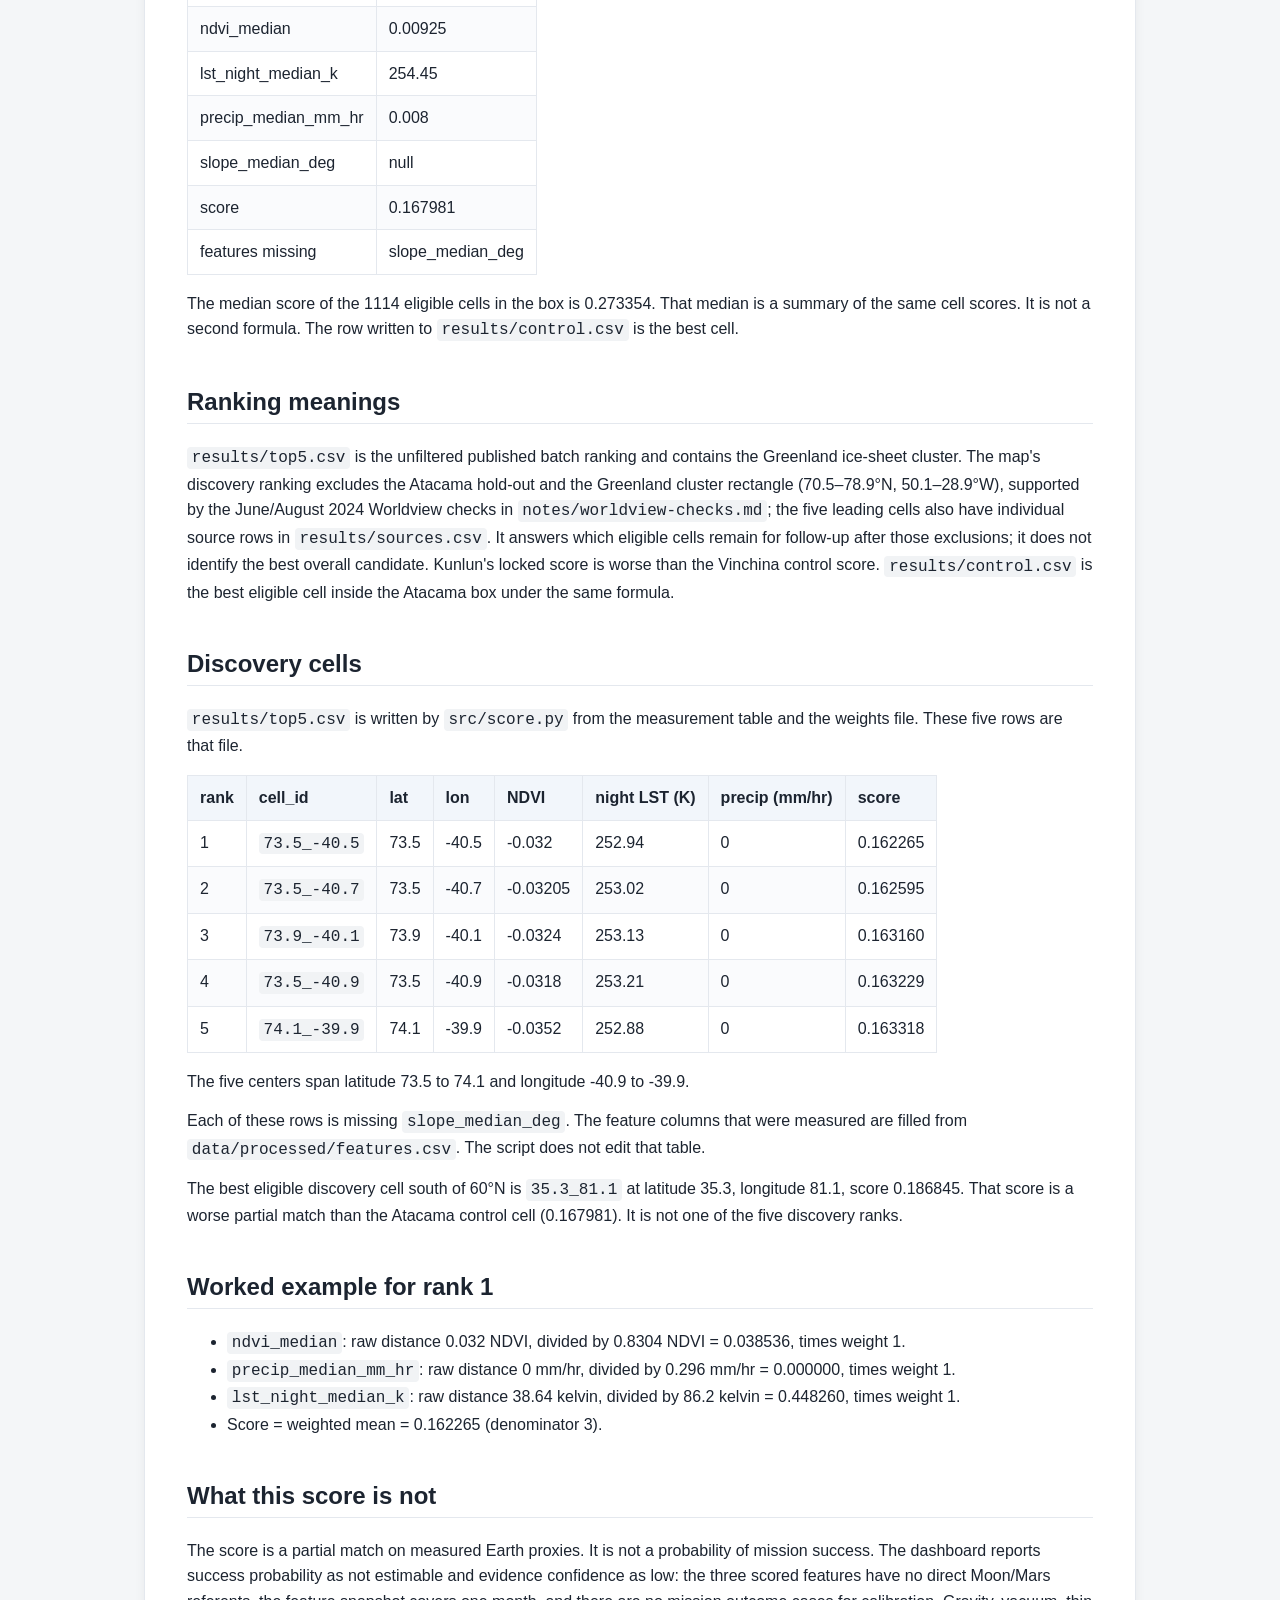
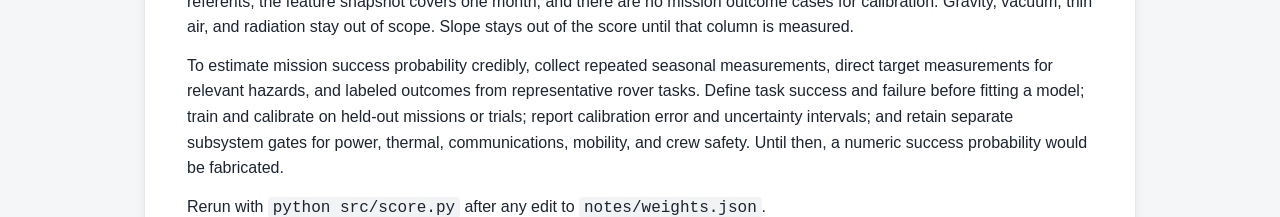
<file: results/score-notes.html>
<!doctype html>
<html lang="en">
<head>
  <meta charset="utf-8">
  <meta name="viewport" content="width=device-width, initial-scale=1">
  <title>Partial Match — Scoring method</title>
  <link rel="stylesheet" href="../web/evidence.css">
</head>
<body>
  <nav class="evidence-nav" aria-label="Evidence pages">
    <a href="../web/index.html">Dashboard</a>
    <a href="../results/RESULTS.html">Dossiers</a>
    <a href="../results/score-notes.html">Method</a>
    <a href="../notes/data-log.html">Data log</a>
    <a href="../notes/credibility.html">Validation</a>
    <a href="../notes/qc-robustness.html">QC Robustness</a>
  </nav>
  <main>
    <h1 id="score-notes">Score notes</h1>
    <p>The score is a partial match on the measured features, not a
    probability of mission success. It is a heuristic screening index:
    none of the three scored features has a direct Moon or Mars referent
    in the cited source table. The Earth-side targets below are proxies,
    not planetary measurements.</p>
    <p>A lower score is a closer partial match. Gravity, vacuum, thin
    air, and radiation are not in this score.</p>
    <h2 id="formula">Formula</h2>
    <p>For each feature that is measured on the cell and was not
    skipped, the distance is the Earth value compared with the target in
    that feature's own unit. Each raw distance is then divided by a
    scale in that same unit: the 95th percentile of that raw distance on
    land cells where the feature is measured, including cells inside the
    hold-out. Those divisors are listed below. The score is the weighted
    mean of the quotients, using only features measured on that
    cell:</p>
    <p>score = sum(weight × raw distance / scale) / sum(weight)</p>
    <p>Weights, the cold-tail percentile, and the scale percentile are
    read from <code>notes/weights.json</code> on every run. They are not
    hard-coded in <code>src/score.py</code>. The lunar slope band is
    read from <code>notes/targets.md</code>.</p>
    <p>Comparisons:</p>
    <ul>
    <li><code>ndvi_median</code>: target is 0. Distance is the absolute
    departure from 0, in NDVI. A small negative index and a small
    positive index are both near the target. June NDVI near zero
    includes snow and ice as well as bare ground. This score does not
    separate those surfaces.</li>
    <li><code>precip_median_mm_hr</code>: dryness uses the dry direction
    of the logged IMERG rate. The target is 0 mm/hr. Distance is the
    rate when the rate is positive, in mm/hr. June 2024 is one month,
    not an annual normal. A zero in this column is the dry end of this
    granule.</li>
    <li><code>lst_night_median_k</code>: this is the only temperature
    column in the table. <code>LST_Day_CMG</code> was not reduced, so
    there is no day–night range to score. The cold-tail target is the
    10th percentile of measured night land-surface temperature,
    <strong>214.3 kelvin</strong>. Distance is kelvin above that
    percentile. A cell at or below it has distance 0.</li>
    <li><code>slope_median_deg</code>: nearness to the lunar band means
    0 distance inside the band and, outside it, the degrees to the
    nearest edge. The band read from <code>notes/targets.md</code> is
    <strong>8.0–16.7 degrees</strong>.</li>
    </ul>
    <p>A cell enters the discovery ranking or the control ranking only
    when every feature that has a positive weight and a column that is
    not entirely null is measured on that cell. A missing vegetation,
    precipitation, or night-temperature value stays out of the score. It
    is not filled, and the cell is not ranked on the features that
    remain, because dropping a missing test would make the cell look
    closer. <code>features_missing</code> on each ranked row still lists
    the skipped column. Nulls in <code>results/top5.csv</code> are
    written as <code>null</code>.</p>
    <h2 id="weights">Weights</h2>
    <p>File weights this delivery: <code>slope_median_deg</code> 1,
    <code>ndvi_median</code> 1, <code>precip_median_mm_hr</code> 1,
    <code>lst_night_median_k</code> 1.</p>
    <p>Effective weights in the denominator this run:
    <code>ndvi_median</code> 1, <code>precip_median_mm_hr</code> 1,
    <code>lst_night_median_k</code> 1.</p>
    <table>
    <thead>
    <tr>
    <th>Feature</th>
    <th>Weight in <code>notes/weights.json</code></th>
    <th>Unit of the raw distance</th>
    <th>This run</th>
    </tr>
    </thead>
    <tbody>
    <tr>
    <td><code>slope_median_deg</code></td>
    <td>1</td>
    <td>degrees</td>
    <td>not used this run</td>
    </tr>
    <tr>
    <td><code>ndvi_median</code></td>
    <td>1</td>
    <td>NDVI</td>
    <td>used</td>
    </tr>
    <tr>
    <td><code>precip_median_mm_hr</code></td>
    <td>1</td>
    <td>mm/hr</td>
    <td>used</td>
    </tr>
    <tr>
    <td><code>lst_night_median_k</code></td>
    <td>1</td>
    <td>kelvin</td>
    <td>used</td>
    </tr>
    </tbody>
    </table>
    <p>Changing the slope weight does not change
    <code>results/top5.csv</code> while <code>slope_median_deg</code> is
    empty. Changing the weight of a feature in the effective list does.
    The delivered weights are the weights that produced the delivered
    ranking.</p>
    <h2 id="scales">Scales</h2>
    <p>The scale is the 95th percentile of the raw distance. Dividing by
    it puts a typical far value near 1 before the weights are applied. A
    cell farther out than that percentile can score above 1 on that
    feature.</p>
    <table>
    <thead>
    <tr>
    <th>Feature</th>
    <th>Scale</th>
    <th>Raw distance</th>
    </tr>
    </thead>
    <tbody>
    <tr>
    <td><code>ndvi_median</code></td>
    <td>0.8304 NDVI</td>
    <td>absolute departure from 0</td>
    </tr>
    <tr>
    <td><code>precip_median_mm_hr</code></td>
    <td>0.296 mm/hr</td>
    <td>mm/hr above 0, the dry end of the logged rate</td>
    </tr>
    <tr>
    <td><code>lst_night_median_k</code></td>
    <td>86.2 kelvin</td>
    <td>kelvin above the cold-tail percentile; 0 at or below it</td>
    </tr>
    </tbody>
    </table>
    <p>The cold-tail target, 214.3 kelvin, is the 10th percentile of
    <code>lst_night_median_k</code> on land cells where that column is
    measured. 56883 land cells are at or below it. The warmest latitude
    among those cells is -70.3 degrees. They are not a discovery result:
    June NDVI is blank on every land cell south of 60°S, so those cells
    fail the eligibility rule.</p>
    <h2 id="features-skipped">Features skipped</h2>
    <ul>
    <li><code>slope_median_deg</code>: the column is null on every land
    cell, so this feature is left out of the score. The slope comparison
    is not yet measured.</li>
    </ul>
    <p>Confidence is lower because the slope comparison is not yet
    measured. No slope raster was invented. Elevation was reserved for
    the zoom on the two chosen patches.</p>
    <h2 id="hold-out">Hold-out</h2>
    <p>The famous control is the Atacama Desert. Cells whose centers
    fall inside this bounding box do not compete for
    <code>results/top5.csv</code>.</p>
    <table>
    <thead>
    <tr>
    <th>Edge</th>
    <th>Degrees</th>
    <th>Geographic edge</th>
    </tr>
    </thead>
    <tbody>
    <tr>
    <td>South</td>
    <td>-30.0</td>
    <td>30°S</td>
    </tr>
    <tr>
    <td>North</td>
    <td>-18.0</td>
    <td>18°S</td>
    </tr>
    <tr>
    <td>West</td>
    <td>-71.5</td>
    <td>71.5°W</td>
    </tr>
    <tr>
    <td>East</td>
    <td>-67.0</td>
    <td>67°W</td>
    </tr>
    </tbody>
    </table>
    <p>The box covers the Chilean Atacama from the northern desert to
    about 30°S and from the Pacific slope to the Andean front, including
    the Salar de Atacama. The Antarctic Dry Valleys are another famous
    control the science notes allow, and they were not used. June NDVI
    is blank south of 60°S, so vegetation cannot be scored there.
    Atacama has the three features this run actually scores.</p>
    <p>Eligible cells inside the box: 1114. Eligible discovery cells
    outside it: 404930.</p>
    <h2 id="control-score">Control score</h2>
    <p>The control score is the best eligible cell inside the box, from
    the same function as the discovery cells. It is not a discovery
    winner.</p>
    <table>
    <thead>
    <tr>
    <th>Item</th>
    <th>Value</th>
    </tr>
    </thead>
    <tbody>
    <tr>
    <td>cell_id</td>
    <td><code>-27.9_-68.9</code></td>
    </tr>
    <tr>
    <td>latitude</td>
    <td>-27.9</td>
    </tr>
    <tr>
    <td>longitude</td>
    <td>-68.9</td>
    </tr>
    <tr>
    <td>ndvi_median</td>
    <td>0.00925</td>
    </tr>
    <tr>
    <td>lst_night_median_k</td>
    <td>254.45</td>
    </tr>
    <tr>
    <td>precip_median_mm_hr</td>
    <td>0.008</td>
    </tr>
    <tr>
    <td>slope_median_deg</td>
    <td>null</td>
    </tr>
    <tr>
    <td>score</td>
    <td>0.167981</td>
    </tr>
    <tr>
    <td>features missing</td>
    <td>slope_median_deg</td>
    </tr>
    </tbody>
    </table>
    <p>The median score of the 1114 eligible cells in the box is
    0.273354. That median is a summary of the same cell scores. It is
    not a second formula. The row written to
    <code>results/control.csv</code> is the best cell.</p>
    <h2 id="ranking-meanings">Ranking meanings</h2>
    <p><code>results/top5.csv</code> is the unfiltered published batch
    ranking and contains the Greenland ice-sheet cluster. The map's
    discovery ranking excludes the Atacama hold-out and the Greenland
    cluster rectangle (70.5–78.9°N, 50.1–28.9°W), supported by the
    June/August 2024 Worldview checks in
    <code>notes/worldview-checks.md</code>; the five leading cells also
    have individual source rows in <code>results/sources.csv</code>. It
    answers which eligible cells remain for follow-up after those
    exclusions; it does not identify the best overall candidate.
    Kunlun's locked score is worse than the Vinchina control score.
    <code>results/control.csv</code> is the best eligible cell inside
    the Atacama box under the same formula.</p>
    <h2 id="discovery-cells">Discovery cells</h2>
    <p><code>results/top5.csv</code> is written by
    <code>src/score.py</code> from the measurement table and the weights
    file. These five rows are that file.</p>
    <table>
    <thead>
    <tr>
    <th>rank</th>
    <th>cell_id</th>
    <th>lat</th>
    <th>lon</th>
    <th>NDVI</th>
    <th>night LST (K)</th>
    <th>precip (mm/hr)</th>
    <th>score</th>
    </tr>
    </thead>
    <tbody>
    <tr>
    <td>1</td>
    <td><code>73.5_-40.5</code></td>
    <td>73.5</td>
    <td>-40.5</td>
    <td>-0.032</td>
    <td>252.94</td>
    <td>0</td>
    <td>0.162265</td>
    </tr>
    <tr>
    <td>2</td>
    <td><code>73.5_-40.7</code></td>
    <td>73.5</td>
    <td>-40.7</td>
    <td>-0.03205</td>
    <td>253.02</td>
    <td>0</td>
    <td>0.162595</td>
    </tr>
    <tr>
    <td>3</td>
    <td><code>73.9_-40.1</code></td>
    <td>73.9</td>
    <td>-40.1</td>
    <td>-0.0324</td>
    <td>253.13</td>
    <td>0</td>
    <td>0.163160</td>
    </tr>
    <tr>
    <td>4</td>
    <td><code>73.5_-40.9</code></td>
    <td>73.5</td>
    <td>-40.9</td>
    <td>-0.0318</td>
    <td>253.21</td>
    <td>0</td>
    <td>0.163229</td>
    </tr>
    <tr>
    <td>5</td>
    <td><code>74.1_-39.9</code></td>
    <td>74.1</td>
    <td>-39.9</td>
    <td>-0.0352</td>
    <td>252.88</td>
    <td>0</td>
    <td>0.163318</td>
    </tr>
    </tbody>
    </table>
    <p>The five centers span latitude 73.5 to 74.1 and longitude -40.9
    to -39.9.</p>
    <p>Each of these rows is missing <code>slope_median_deg</code>. The
    feature columns that were measured are filled from
    <code>data/processed/features.csv</code>. The script does not edit
    that table.</p>
    <p>The best eligible discovery cell south of 60°N is
    <code>35.3_81.1</code> at latitude 35.3, longitude 81.1, score
    0.186845. That score is a worse partial match than the Atacama
    control cell (0.167981). It is not one of the five discovery
    ranks.</p>
    <h2 id="worked-example-for-rank-1">Worked example for rank 1</h2>
    <ul>
    <li><code>ndvi_median</code>: raw distance 0.032 NDVI, divided by
    0.8304 NDVI = 0.038536, times weight 1.</li>
    <li><code>precip_median_mm_hr</code>: raw distance 0 mm/hr, divided
    by 0.296 mm/hr = 0.000000, times weight 1.</li>
    <li><code>lst_night_median_k</code>: raw distance 38.64 kelvin,
    divided by 86.2 kelvin = 0.448260, times weight 1.</li>
    <li>Score = weighted mean = 0.162265 (denominator 3).</li>
    </ul>
    <h2 id="what-this-score-is-not">What this score is not</h2>
    <p>The score is a partial match on measured Earth proxies. It is not
    a probability of mission success. The dashboard reports success
    probability as not estimable and evidence confidence as low: the
    three scored features have no direct Moon/Mars referents, the
    feature snapshot covers one month, and there are no mission outcome
    cases for calibration. Gravity, vacuum, thin air, and radiation stay
    out of scope. Slope stays out of the score until that column is
    measured.</p>
    <p>To estimate mission success probability credibly, collect
    repeated seasonal measurements, direct target measurements for
    relevant hazards, and labeled outcomes from representative rover
    tasks. Define task success and failure before fitting a model; train
    and calibrate on held-out missions or trials; report calibration
    error and uncertainty intervals; and retain separate subsystem gates
    for power, thermal, communications, mobility, and crew safety. Until
    then, a numeric success probability would be fabricated.</p>
    <p>Rerun with <code>python src/score.py</code> after any edit to
    <code>notes/weights.json</code>.</p>
  </main>
</body>
</html>
</file>
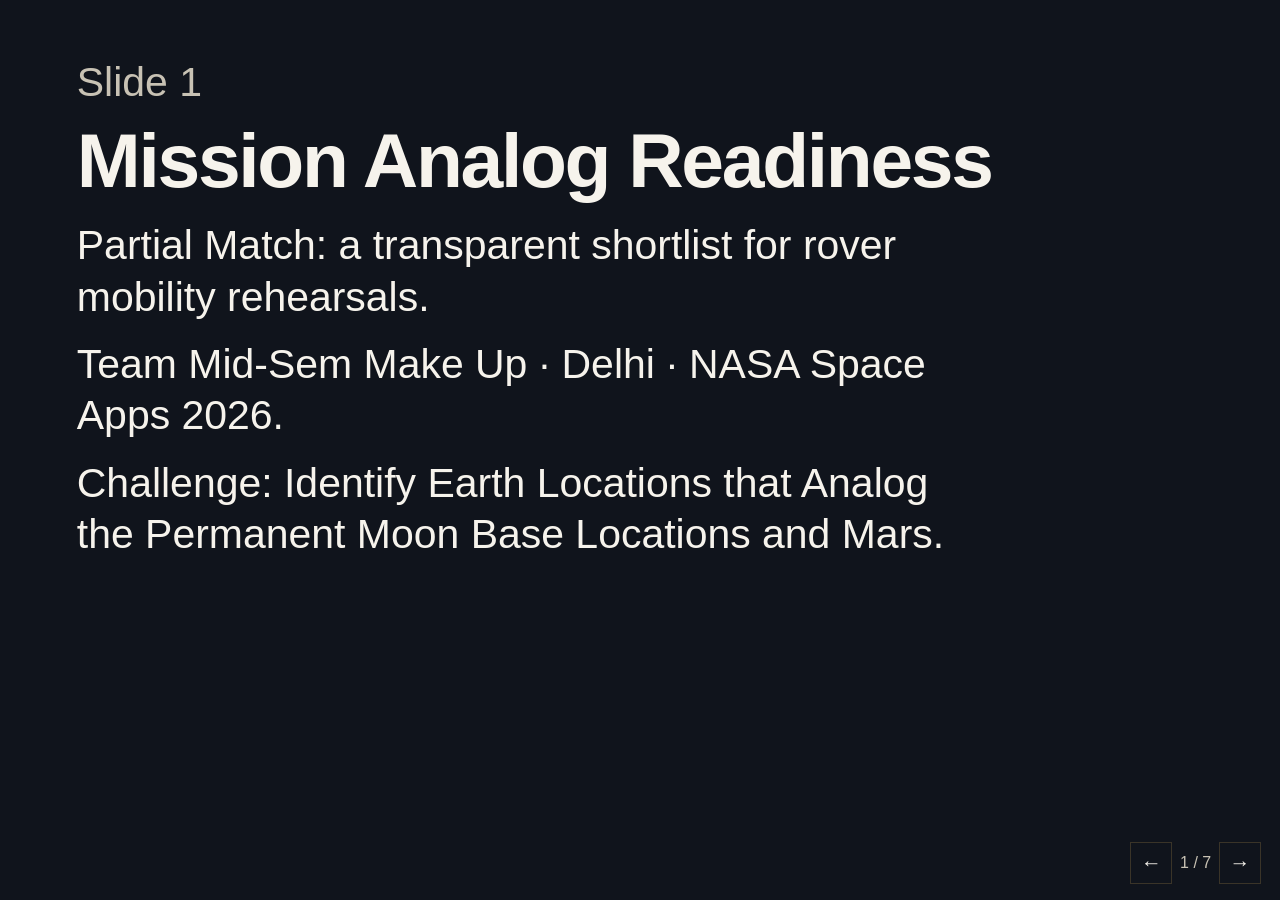
<file: results/slides.html>
<!DOCTYPE html>
<html lang="en">
<head>
  <meta charset="utf-8">
  <meta name="viewport" content="width=device-width, initial-scale=1">
  <title>Mission Analog Readiness — seven slides</title>
  <style>
    :root {
      --bg: #10141c;
      --ink: #f6f3ec;
      --muted: #c8c2b4;
      --line: #3a3428;
      --mark: #f0c27a;
    }
    * { box-sizing: border-box; }
    html, body { margin: 0; height: 100%; background: var(--bg); color: var(--ink); }
    body {
      font-family: "Segoe UI", Helvetica, Arial, sans-serif;
      line-height: 1.25;
    }
    .deck { height: 100%; }
    .slide {
      display: none;
      height: 100vh;
      overflow: auto;
      padding: 4.5vh 6vw 11vh;
    }
    .slide.active { display: block; }
    h1 {
      font-size: clamp(2.6rem, 6vw, 5rem);
      line-height: 0.95;
      margin: 0 0 0.3em;
      letter-spacing: -0.03em;
    }
    h2 {
      font-size: clamp(1.7rem, 3vw, 2.5rem);
      margin: 0 0 0.4em;
      color: var(--mark);
      font-weight: 650;
    }
    p, li {
      font-size: clamp(1.15rem, 1.9vw, 1.65rem);
      margin: 0.4em 0;
      max-width: 46rem;
    }
    .slide-1 p, .slide-2 p { font-size: clamp(1.7rem, 3.2vw, 2.7rem); max-width: 22em; }
    .kicker {
      font-size: clamp(1.1rem, 2vw, 1.5rem);
      color: var(--muted);
      margin-bottom: 0.4em;
    }
    table {
      border-collapse: collapse;
      width: min(100%, 52rem);
      margin-top: 0.4em;
      font-size: clamp(1.1rem, 1.8vw, 1.55rem);
    }
    th, td {
      text-align: left;
      padding: 0.45em 0.7em 0.45em 0;
      border-bottom: 1px solid var(--line);
      vertical-align: top;
    }
    th { color: var(--mark); font-weight: 650; }
    a { color: var(--ink); }
    .links p, .slide-4 p, .slide-7 p, .slide-6 p { font-size: clamp(1.02rem, 1.55vw, 1.32rem); max-width: 52rem; }
    .links a { word-break: break-all; }
    nav {
      position: fixed;
      right: 1.2rem;
      bottom: 1rem;
      display: flex;
      gap: 0.5rem;
      align-items: center;
      color: var(--muted);
      font-size: 1rem;
    }
    button {
      background: transparent;
      color: var(--ink);
      border: 1px solid var(--line);
      width: 2.6rem;
      height: 2.6rem;
      font-size: 1.3rem;
      cursor: pointer;
    }
    @media print {
      nav { display: none; }
      .slide { display: flex !important; page-break-after: always; min-height: 100vh; }
    }
  </style>
</head>
<body>
  <div class="deck">
    <section class="slide slide-1 active" id="s1">
      <p class="kicker">Slide 1</p>
      <h1>Mission Analog Readiness</h1>
      <p>Partial Match: a transparent shortlist for rover mobility rehearsals.</p>
      <p>Team Mid-Sem Make Up · Delhi · NASA Space Apps 2026.</p>
      <p>Challenge: Identify Earth Locations that Analog the Permanent Moon Base Locations and Mars.</p>
    </section>

    <section class="slide slide-2" id="s2">
      <p class="kicker">Slide 2</p>
      <h2>The decision</h2>
      <p>Which Earth patch can rehearse which mission task?</p>
      <p>A look-alike image is not evidence. We screened Earth data, checked terrain against a named lunar target, and separated what the measurements can and cannot support.</p>
      <p>Use the result to plan a field study—not to claim a flight-ready analog.</p>
    </section>

    <section class="slide" id="s3">
      <p class="kicker">Slide 3</p>
      <h2>Two targets, two evidence levels</h2>
      <p><strong>Moon:</strong> Shackleton–de Gerlache connecting ridge, 89.4632°S, 137.4771°W. LOLA reports a 16 km tile slope IQR of <strong>8.0–16.7°</strong> (median <strong>12.3°</strong>).</p>
      <p><strong>Mars:</strong> terraced crater Badger, Arcadia Planitia, 46.581°N, 194.85°E. Bramson et al. (2015) interpret radar evidence as a decameters-thick, mostly excess-water-ice layer at a flat terrace 43 m deep. This is published target evidence, not a local ice map processed by our project.</p>
      <p>The Earth-side ice comparison is still missing.</p>
    </section>

    <section class="slide slide-4" id="s4">
      <p class="kicker">Slide 4</p>
      <h2>A screen, then a direct check</h2>
      <p>We screened 0.2° Earth cells with June 2024 MODIS NDVI, MODIS night land-surface temperature, and GPM monthly precipitation.</p>
      <p>Equal-weight, normalized distance uses three <strong>Earth-side proxies</strong>: NDVI near zero, precipitation near zero, and night temperature above a 214.3 K cold-tail threshold. A lower score means closer to these proxies—not closer to the Moon or Mars overall.</p>
      <p>Global slope was missing, so slope is <strong>not in the score</strong>. We later measured the two site slopes from Copernicus DEM and compared them directly with the LOLA band. Missing data stayed missing.</p>
    </section>

    <section class="slide" id="s5">
      <p class="kicker">Slide 5</p>
      <h2>The result changes the recommendation</h2>
      <p>Site A: Kunlun Mountains, 35.3°N, 81.1°E. Site B: Vinchina, 27.9°S, 68.9°W—the best cell inside the Atacama-region hold-out, used as a comparator.</p>
      <table>
        <thead>
          <tr>
            <th>Measurement</th>
            <th>Kunlun</th>
            <th>Vinchina</th>
          </tr>
        </thead>
        <tbody>
          <tr>
            <td>Three-proxy score (lower is closer)</td>
            <td>0.186845</td>
            <td><strong>0.167981</strong></td>
          </tr>
          <tr>
            <td>Median slope vs Moon IQR 8.0–16.7°</td>
            <td>7.08° — outside</td>
            <td><strong>9.48° — inside</strong></td>
          </tr>
        </tbody>
      </table>
      <p>The proxy score and the independent slope check both favor Vinchina among these two. Study it first for a terrain-only mobility rehearsal; keep Kunlun as a lower-slope comparison. Positive-NDVI neighbors in Western Kunlun (<code>36.1_78.3</code>, 0.195322; <code>35.7_77.3</code>, 0.204707) and zero-rain hold-out cells in Sur Lípez, Bolivia (<code>-22.5_-67.7</code>, 0.211229; <code>-20.5_-67.5</code>, 0.227362) are also pinned on the map. Neither is a validated analog.</p>
    </section>

    <section class="slide slide-6" id="s6">
      <p class="kicker">Slide 6</p>
      <h2>A testable next step</h2>
      <p><strong>Question:</strong> how does rover mobility effort compare across these two candidate patches?</p>
      <p>After route-scale terrain and access checks, run matched-length traverses with the same rover setup, payload, and speed. Record local slope and surface material; measure wheel energy per distance, slip, and interruptions over repeated runs. Site differences would not isolate slope as the cause.</p>
      <p>NASA context, not a site forecast: Curiosity completed 622/738 attempted drives (84.3%; 95% Wilson interval 81.5–86.7%). The proposed site trial measures terrain-linked effort, not mission success.</p>
      <p>This is a test plan, not a completed field trial. Access, safety, and logistics have not been assessed. Earth cannot reproduce lunar/Martian gravity, vacuum or thin air, radiation, or a permanently shadowed lunar thermal environment.</p>
    </section>

    <section class="slide slide-7 links" id="s7">
      <p class="kicker">Slide 7</p>
      <h2>What is still unknown</h2>
      <p>Low confidence: the climate screen is one month; none of its three proxies has a direct planetary referent; no Earth ice/permafrost layer was used; and the 0.2° cells are too coarse for a route, boulder, or drill site. No Mars Earth analog is claimed.</p>
      <p>Open the <a href="../web/index.html">90-second review guide</a> on first dashboard visit. Read the <a href="RESULTS.html">full dossier</a>, <a href="score-notes.html">method</a>, <a href="../notes/data-log.html">data log</a>, and <a href="../notes/credibility.html">validation</a>.</p>
      <p><strong>Data:</strong> <a href="https://doi.org/10.5067/MODIS/MOD13C2.061">MODIS NDVI</a> · <a href="https://doi.org/10.5067/MODIS/MOD11C3.061">MODIS LST</a> · <a href="https://doi.org/10.5067/GPM/IMERG/3B-MONTH/07">GPM IMERG</a> · <a href="https://pgda.gsfc.nasa.gov/data/LOLA_5mpp/Site01/Site01_final_adj_5mpp_slp.tif">LOLA slope</a> · <a href="https://doi.org/10.1002/2015GL064844">Bramson et al. (2015)</a> · <a href="https://ntrs.nasa.gov/citations/20220000780">NASA Curiosity drive report</a></p>
      <p><strong>Repository:</strong> <a href="https://github.com/voyager-raze/nasa-hackathon-makeupmidsem2025">voyager-raze/nasa-hackathon-makeupmidsem2025</a></p>
    </section>
  </div>
  <nav>
    <button type="button" id="prev" aria-label="Previous slide">←</button>
    <span id="count">1 / 7</span>
    <button type="button" id="next" aria-label="Next slide">→</button>
  </nav>
  <script>
    const slides = Array.from(document.querySelectorAll(".slide"));
    let i = 0;
    const count = document.getElementById("count");
    function show(n) {
      i = (n + slides.length) % slides.length;
      slides.forEach((s, idx) => s.classList.toggle("active", idx === i));
      count.textContent = (i + 1) + " / " + slides.length;
    }
    document.getElementById("prev").addEventListener("click", () => show(i - 1));
    document.getElementById("next").addEventListener("click", () => show(i + 1));
    document.addEventListener("keydown", (e) => {
      if (e.key === "ArrowRight" || e.key === "ArrowDown" || e.key === " ") show(i + 1);
      if (e.key === "ArrowLeft" || e.key === "ArrowUp") show(i - 1);
    });
  </script>
</body>
</html>
</file>
<file: web/evidence.css>
:root {
  color-scheme: light;
  --page: #f4f6f8;
  --paper: #fff;
  --ink: #1c2430;
  --muted: #5e6a78;
  --line: #e4e8ee;
  --blue: #1d6fdb;
}

* { box-sizing: border-box; }

body {
  max-width: 1040px;
  margin: 0 auto;
  padding: 24px;
  background: var(--page);
  color: var(--ink);
  font: 16px/1.6 "Segoe UI", "Helvetica Neue", Arial, sans-serif;
}

.evidence-nav {
  display: flex;
  flex-wrap: wrap;
  gap: 8px 18px;
  margin-bottom: 18px;
  padding: 12px 16px;
  border: 1px solid var(--line);
  border-radius: 12px;
  background: var(--paper);
}

a { color: var(--blue); }

.evidence-nav a { font-weight: 600; text-decoration: none; }
.evidence-nav a:hover { text-decoration: underline; }

main {
  padding: clamp(20px, 4vw, 42px);
  border: 1px solid var(--line);
  border-radius: 12px;
  background: var(--paper);
  box-shadow: 0 2px 12px rgb(28 36 48 / 5%);
}

h1, h2, h3, h4 {
  color: var(--ink);
  line-height: 1.25;
}

h1 { margin-top: 0; font-size: clamp(2rem, 4vw, 2.7rem); }
h2 { margin-top: 1.8em; padding-bottom: 0.25em; border-bottom: 1px solid var(--line); }
h3 { margin-top: 1.5em; }

p, ul, ol, blockquote, pre { margin: 0.8em 0; }

table {
  width: 100%;
  margin: 1em 0;
  border-collapse: collapse;
  display: block;
  overflow-x: auto;
}

th, td {
  padding: 9px 12px;
  border: 1px solid var(--line);
  text-align: left;
  vertical-align: top;
}

th { background: #f2f6fb; }
tr:nth-child(even) td { background: #fafbfd; }

code, pre {
  font-family: "Cascadia Mono", Consolas, monospace;
}

code {
  padding: 0.12em 0.3em;
  border-radius: 4px;
  background: #f1f3f5;
  overflow-wrap: anywhere;
}

pre {
  overflow-x: auto;
  padding: 14px;
  border: 1px solid var(--line);
  border-radius: 8px;
  background: #f7f8fa;
}

pre code { padding: 0; background: transparent; }

blockquote {
  padding: 8px 16px;
  border-left: 3px solid var(--blue);
  color: var(--muted);
}

img { max-width: 100%; height: auto; }

@media (max-width: 640px) {
  body { padding: 12px; font-size: 15px; }
  .evidence-nav { gap: 8px 12px; }
  main { padding: 18px; }
}

@media print {
  body { max-width: none; padding: 0; background: white; }
  .evidence-nav { display: none; }
  main { padding: 0; border: 0; box-shadow: none; }
}
</file>
